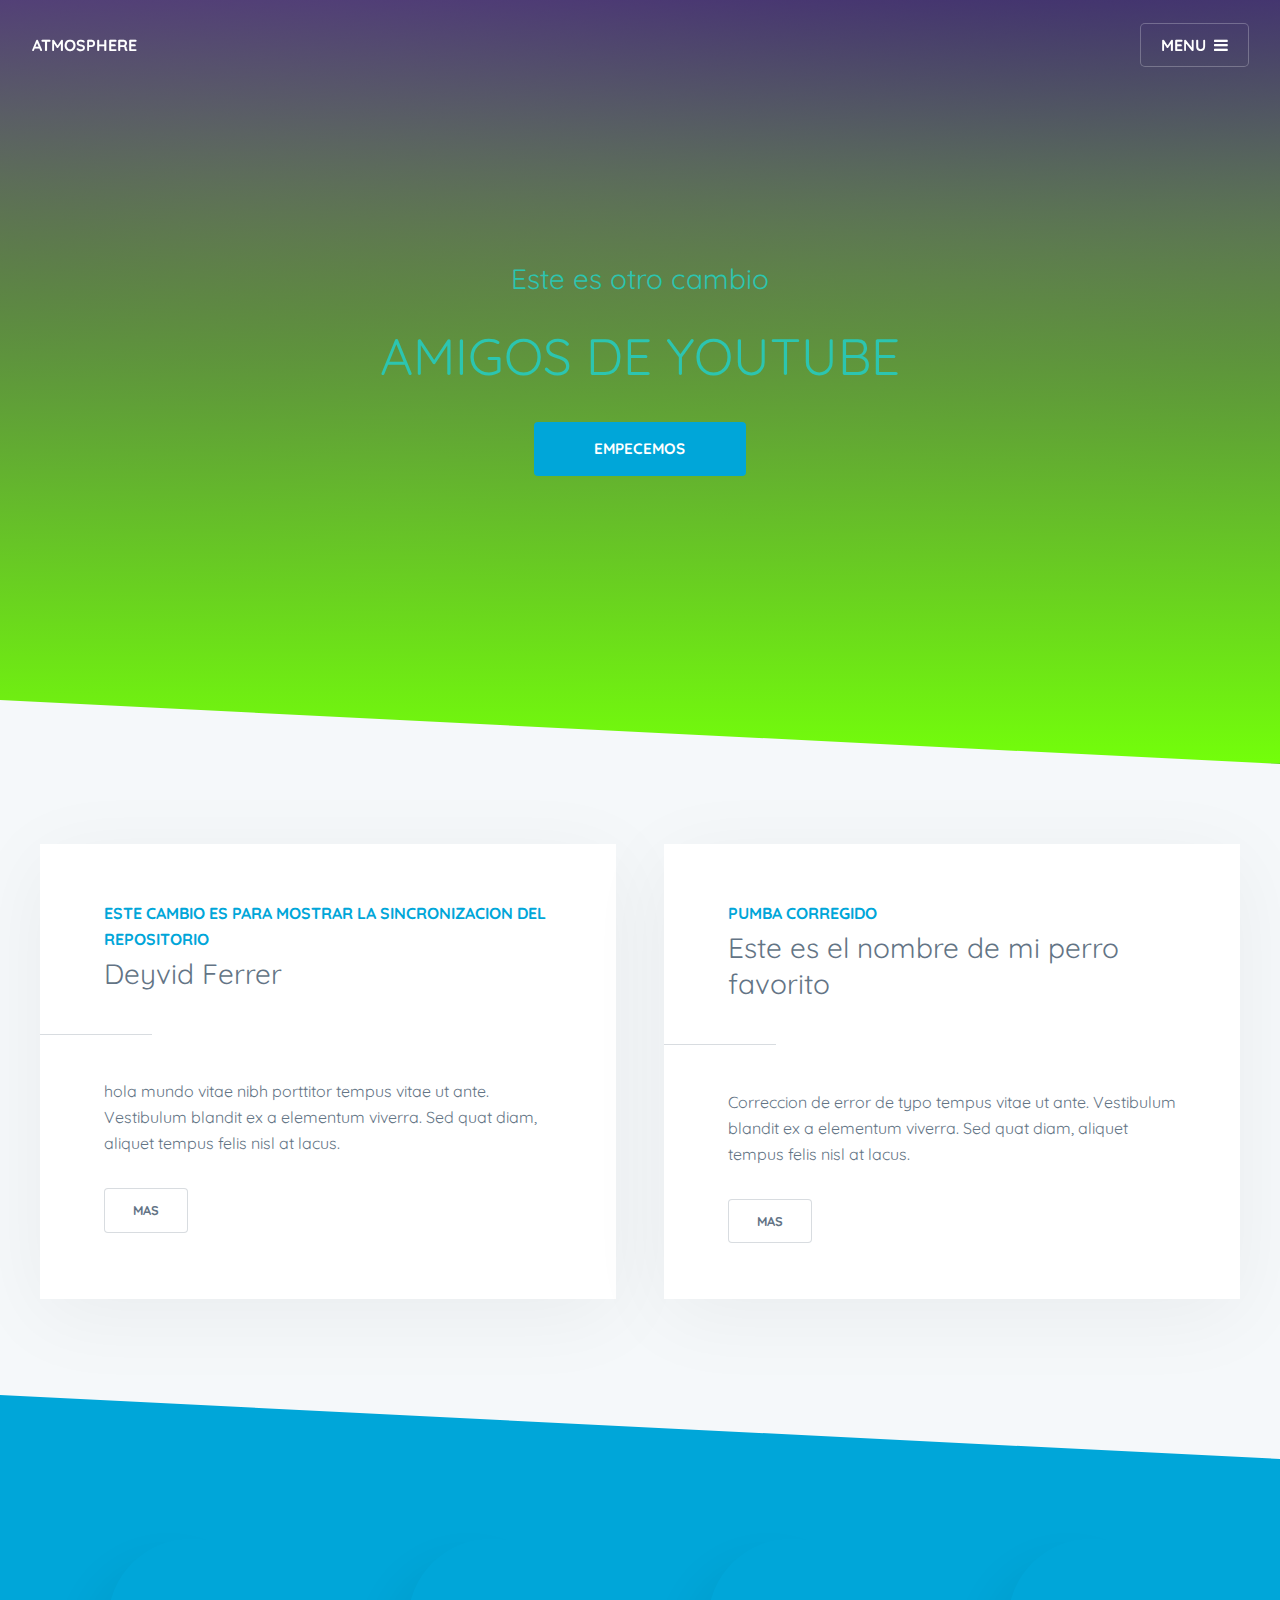
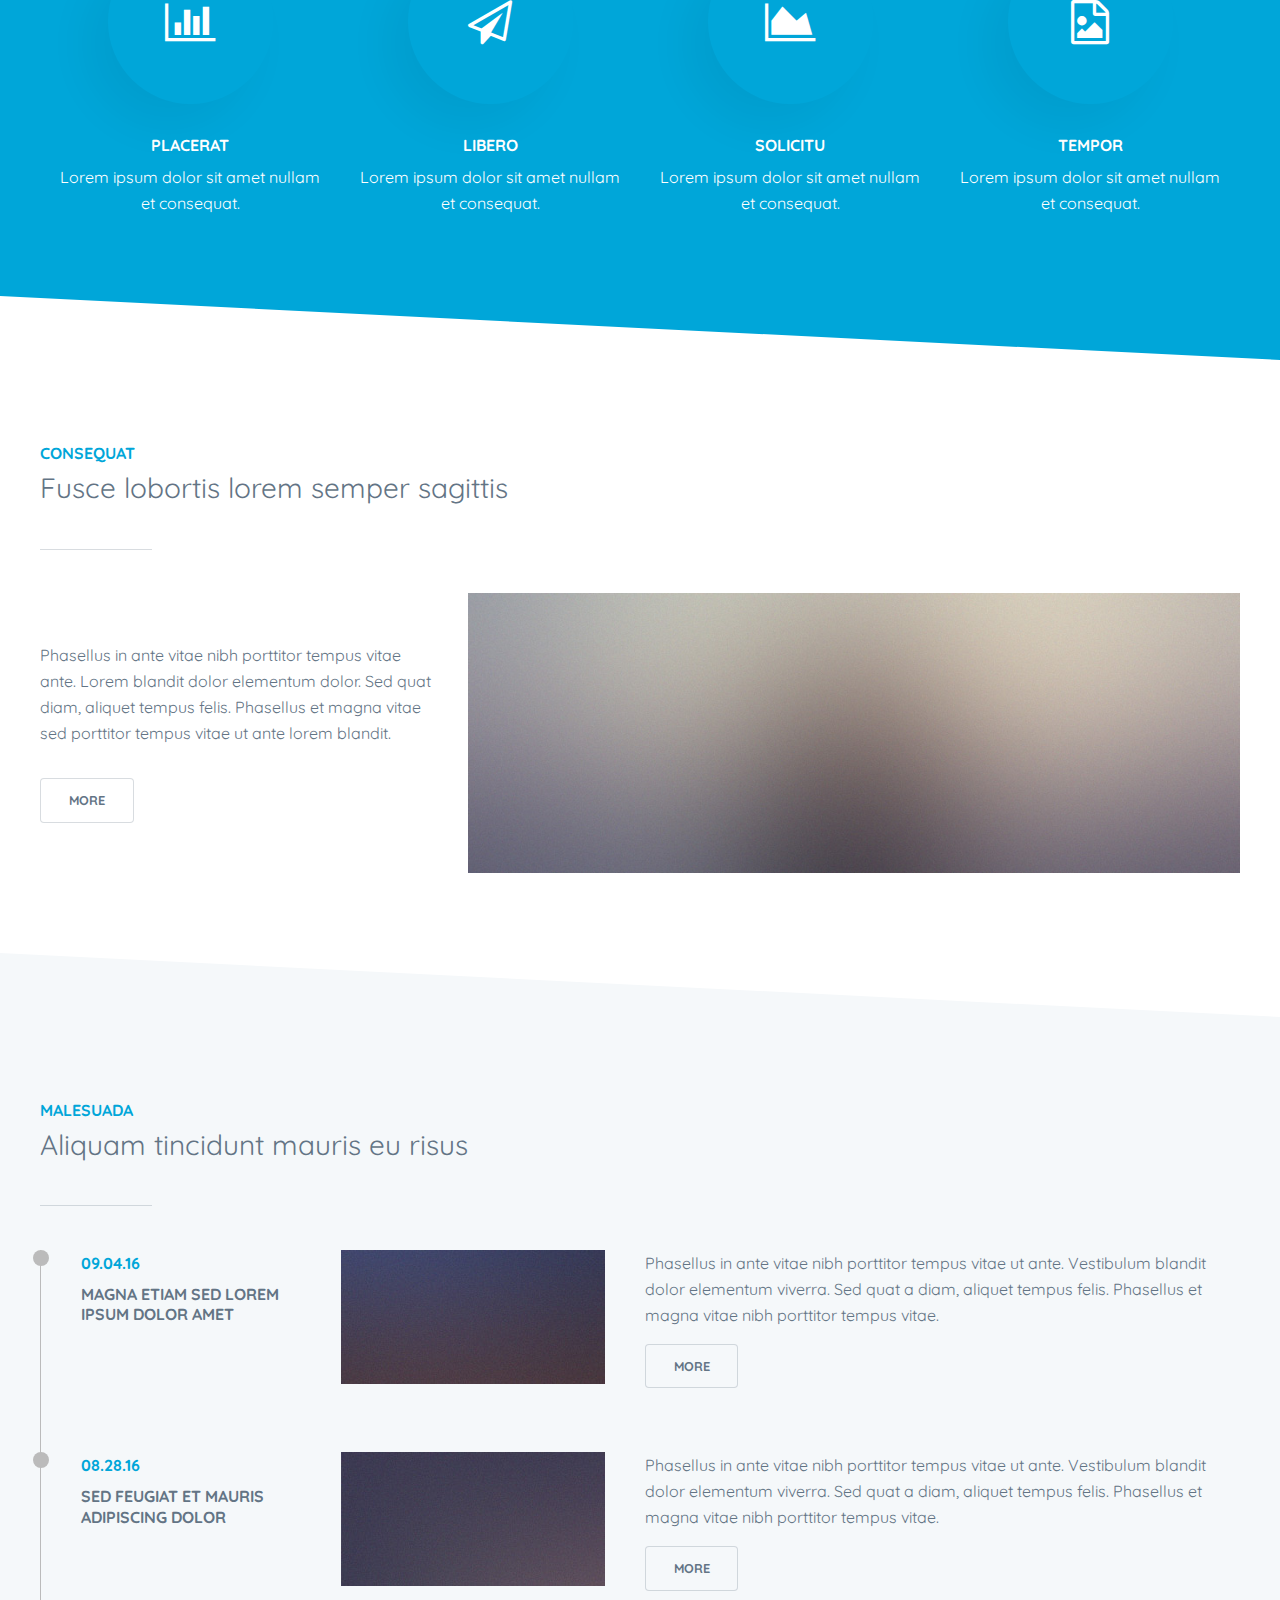
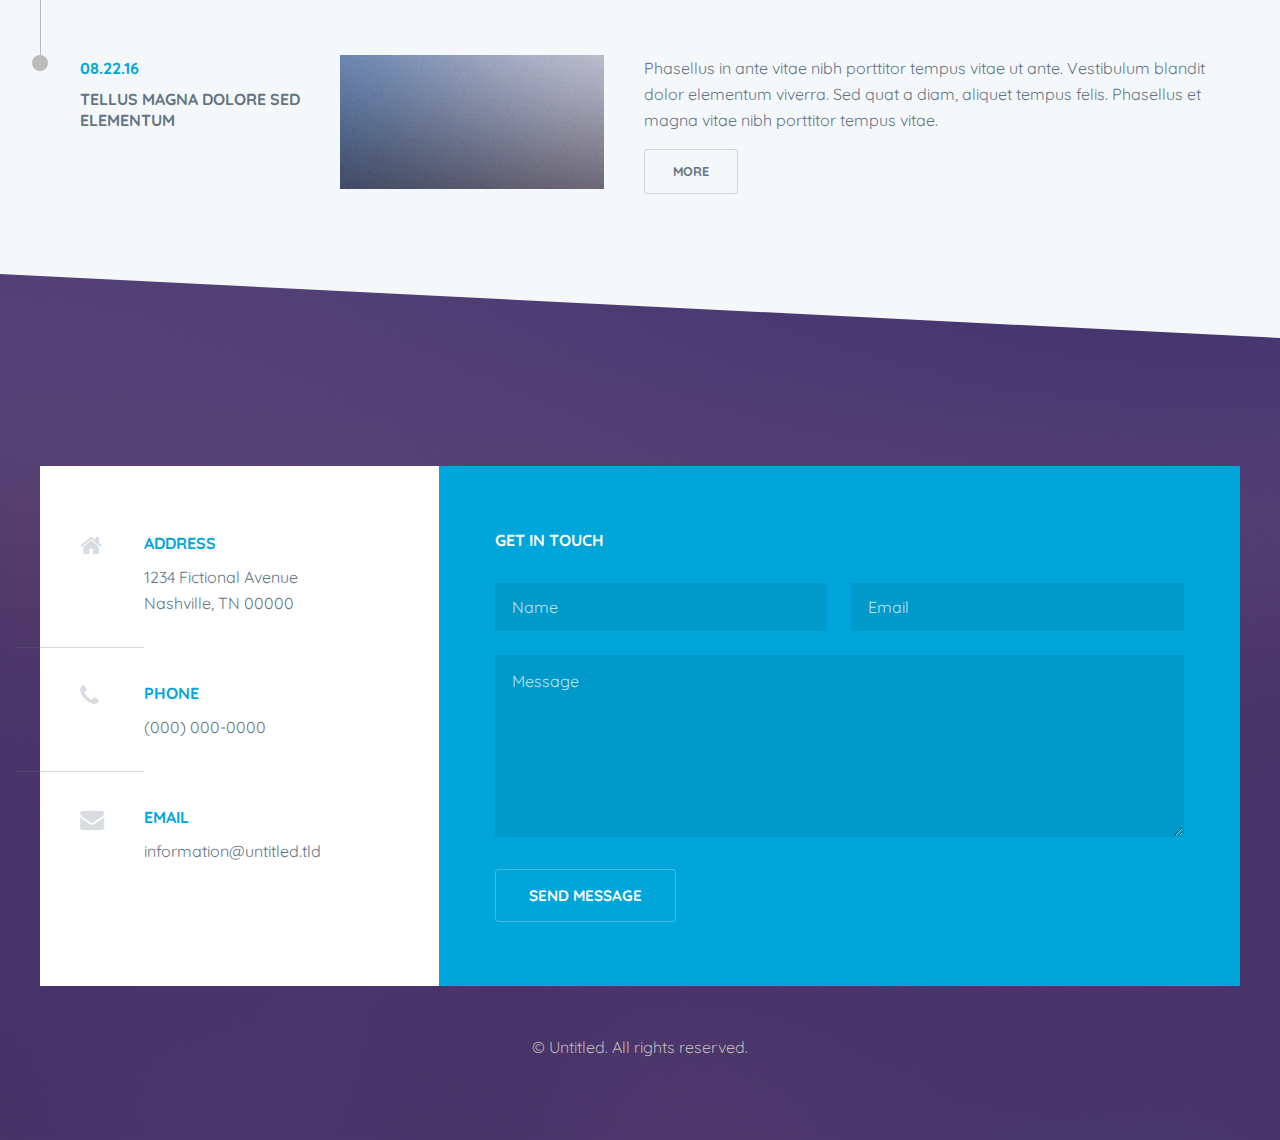
<file: index.html>
<!DOCTYPE HTML>
<!--
	Atmosphere by Pixelarity
	pixelarity.com | hello@pixelarity.com
	License: pixelarity.com/license
-->
<html>
	<head>
		<title>Untitled</title>
		<meta charset="utf-8" />
		<meta name="viewport" content="width=device-width, initial-scale=1, user-scalable=no" />
		<link rel="stylesheet" href="assets/css/main.css" />
	</head>
	<body class="is-preload">

		<!-- Page wrapper -->
			<div id="page-wrapper">

				<!-- Header -->
					<header id="header" class="alt">
						<span class="logo"><a href="index.html">Atmosphere</a> <span></span></span>
						<a href="#menu">Menu</a>
					</header>

				<!-- Nav -->
					<nav id="menu">
						<div class="inner">
							<h2>Menu</h2>
							<ul class="links">
								<li><a href="index.html">Inicio</a></li>
								<li><a href="generic.html">Generico</a></li>
								<li><a href="elements.html">Elementos</a></li>
								<li><a href="#">Iniciar sesion</a></li>
								<li><a href="#">Registrarse</a></li>
							</ul>
							<a class="close">Cerrar</a>
						</div>
					</nav>

				<!-- Banner -->
					<section id="banner" style="background-image: linear-gradient(to top, #73ff0a, rgba(71, 46, 104, 0.9)), url(../../images/banner.jpg);">
						<div class="inner">
							<p  style="color:#2cc5b0;">Este es otro cambio</p>
							<h1 style="color:#2cc5b0;">Amigos de youtube</h1>
							<ul class="actions special">
								<li><a href="#one" class="button large primary scrolly">Empecemos</a></li>
							</ul>
						</div>
					</section>

				<!-- One -->
					<section id="one" class="wrapper style2">
						<div class="inner">
							<section class="spotlights">
								<article>
									<header class="major">
										<p>Este cambio es para mostrar la sincronizacion del repositorio</p>
										<h2>Deyvid Ferrer</h2>
									</header>
									<p>hola mundo vitae nibh porttitor tempus vitae ut ante. Vestibulum blandit ex a elementum viverra. Sed quat diam, aliquet tempus felis nisl at lacus.</p>
									<ul class="actions">
										<li><a href="#" class="button">Mas</a></li>
									</ul>
								</article>
								<article>
									<header class="major">
										<p>Pumba corregido</p>
										<h2>Este es el nombre de mi perro favorito</h2>
									</header>
									<p>Correccion de error de typo tempus vitae ut ante. Vestibulum blandit ex a elementum viverra. Sed quat diam, aliquet tempus felis nisl at lacus.</p>
									<ul class="actions">
										<li><a href="#" class="button">Mas</a></li>
									</ul>
								</article>
							</section>
						</div>
					</section>

				<!-- Two -->
					<section id="two" class="wrapper style1 special">
						<div class="inner">
							<ul class="features">
								<li>
									<span class="icon major fa-bar-chart"></span>
									<h4>Placerat</h4>
									<p>Lorem ipsum dolor sit amet nullam et consequat.</p>
								</li>
								<li>
									<span class="icon major fa-paper-plane-o"></span>
									<h4>Libero</h4>
									<p>Lorem ipsum dolor sit amet nullam et consequat.</p>
								</li>
								<li>
									<span class="icon major fa-area-chart"></span>
									<h4>Solicitu</h4>
									<p>Lorem ipsum dolor sit amet nullam et consequat.</p>
								</li>
								<li>
									<span class="icon major fa-file-image-o"></span>
									<h4>Tempor</h4>
									<p>Lorem ipsum dolor sit amet nullam et consequat.</p>
								</li>
							</ul>
						</div>
					</section>

				<!-- Three -->
					<section id="three" class="wrapper">
						<div class="inner">
							<header class="major alt">
								<p>Consequat</p>
								<h2>Fusce lobortis lorem semper sagittis</h2>
							</header>
							<section class="posts">
								<article>
									<span class="image"><img src="images/pic01.jpg" alt=""></span>
									<div class="content">
										<p>Phasellus in ante vitae nibh porttitor tempus vitae ante. Lorem blandit dolor elementum dolor. Sed quat diam, aliquet tempus felis. Phasellus et magna vitae sed porttitor tempus vitae ut ante lorem blandit.</p>
										<ul class="actions">
											<li><a href="#" class="button">More</a></li>
										</ul>
									</div>
								</article>
							</section>
						</div>
					</section>

				<!-- Four -->
					<section id="four" class="wrapper style2 alt">
						<div class="inner">
							<header class="major">
								<p>Malesuada</p>
								<h2>Aliquam tincidunt mauris eu risus</h2>
							</header>
							<section class="timeline">
								<section>
									<header>
										<p>09.04.16</p>
										<h4>Magna etiam sed lorem ipsum dolor amet</h4>
									</header>
									<span class="image"><img src="images/pic02.jpg" alt=""></span>
									<div class="content">
										<p>Phasellus in ante vitae nibh porttitor tempus vitae ut ante. Vestibulum blandit dolor elementum viverra. Sed quat a diam, aliquet tempus felis. Phasellus et magna vitae nibh porttitor tempus vitae.</p>
										<ul class="actions">
											<li><a href="#" class="button">More</a></li>
										</ul>
									</div>
								</section>
								<section>
									<header>
										<p>08.28.16</p>
										<h4>Sed feugiat et mauris adipiscing dolor</h4>
									</header>
									<span class="image"><img src="images/pic03.jpg" alt=""></span>
									<div class="content">
										<p>Phasellus in ante vitae nibh porttitor tempus vitae ut ante. Vestibulum blandit dolor elementum viverra. Sed quat a diam, aliquet tempus felis. Phasellus et magna vitae nibh porttitor tempus vitae.</p>
										<ul class="actions">
											<li><a href="#" class="button">More</a></li>
										</ul>
									</div>
								</section>
								<section>
									<header>
										<p>08.22.16</p>
										<h4>Tellus magna dolore sed elementum</h4>
									</header>
									<span class="image"><img src="images/pic04.jpg" alt=""></span>
									<div class="content">
										<p>Phasellus in ante vitae nibh porttitor tempus vitae ut ante. Vestibulum blandit dolor elementum viverra. Sed quat a diam, aliquet tempus felis. Phasellus et magna vitae nibh porttitor tempus vitae.</p>
										<ul class="actions">
											<li><a href="#" class="button">More</a></li>
										</ul>
									</div>
								</section>
							</section>
						</div>
					</section>

				<!-- Footer -->
					<footer id="footer">
						<div class="inner">
							<ul class="contact">
								<li class="icon fa-home">
									<strong>Address</strong>
									1234 Fictional Avenue<br>Nashville, TN 00000
								</li>
								<li class="icon fa-phone">
									<strong>Phone</strong>
									(000) 000-0000
								</li>
								<li class="icon fa-envelope">
									<strong>Email</strong>
									information@untitled.tld
								</li>
							</ul>
							<form action="#" method="post">
								<h4>Get in touch</h4>
								<div class="fields">
									<div class="field half">
										<label for="name">Name</label>
										<input name="name" id="name" type="text" placeholder="Name">
									</div>
									<div class="field half">
										<label for="email">Email</label>
										<input name="email" id="email" type="email" placeholder="Email">
									</div>
									<div class="field">
										<label for="message">Message</label>
										<textarea name="message" id="message" rows="6" placeholder="Message"></textarea>
									</div>
								</div>
								<ul class="actions">
									<li><input value="Send Message" class="button large" type="submit"></li>
								</ul>
							</form>
						</div>
						<div class="copyright">
							&copy; Untitled. All rights reserved.
						</div>
					</footer>

			</div>

		<!-- Scripts -->
			<script src="assets/js/jquery.min.js"></script>
			<script src="assets/js/browser.min.js"></script>
			<script src="assets/js/breakpoints.min.js"></script>
			<script src="assets/js/util.js"></script>
			<script src="assets/js/jquery.scrollex.min.js"></script>
			<script src="assets/js/jquery.scrolly.min.js"></script>
			<script src="assets/js/main.js"></script>

	</body>
</html>
</file>
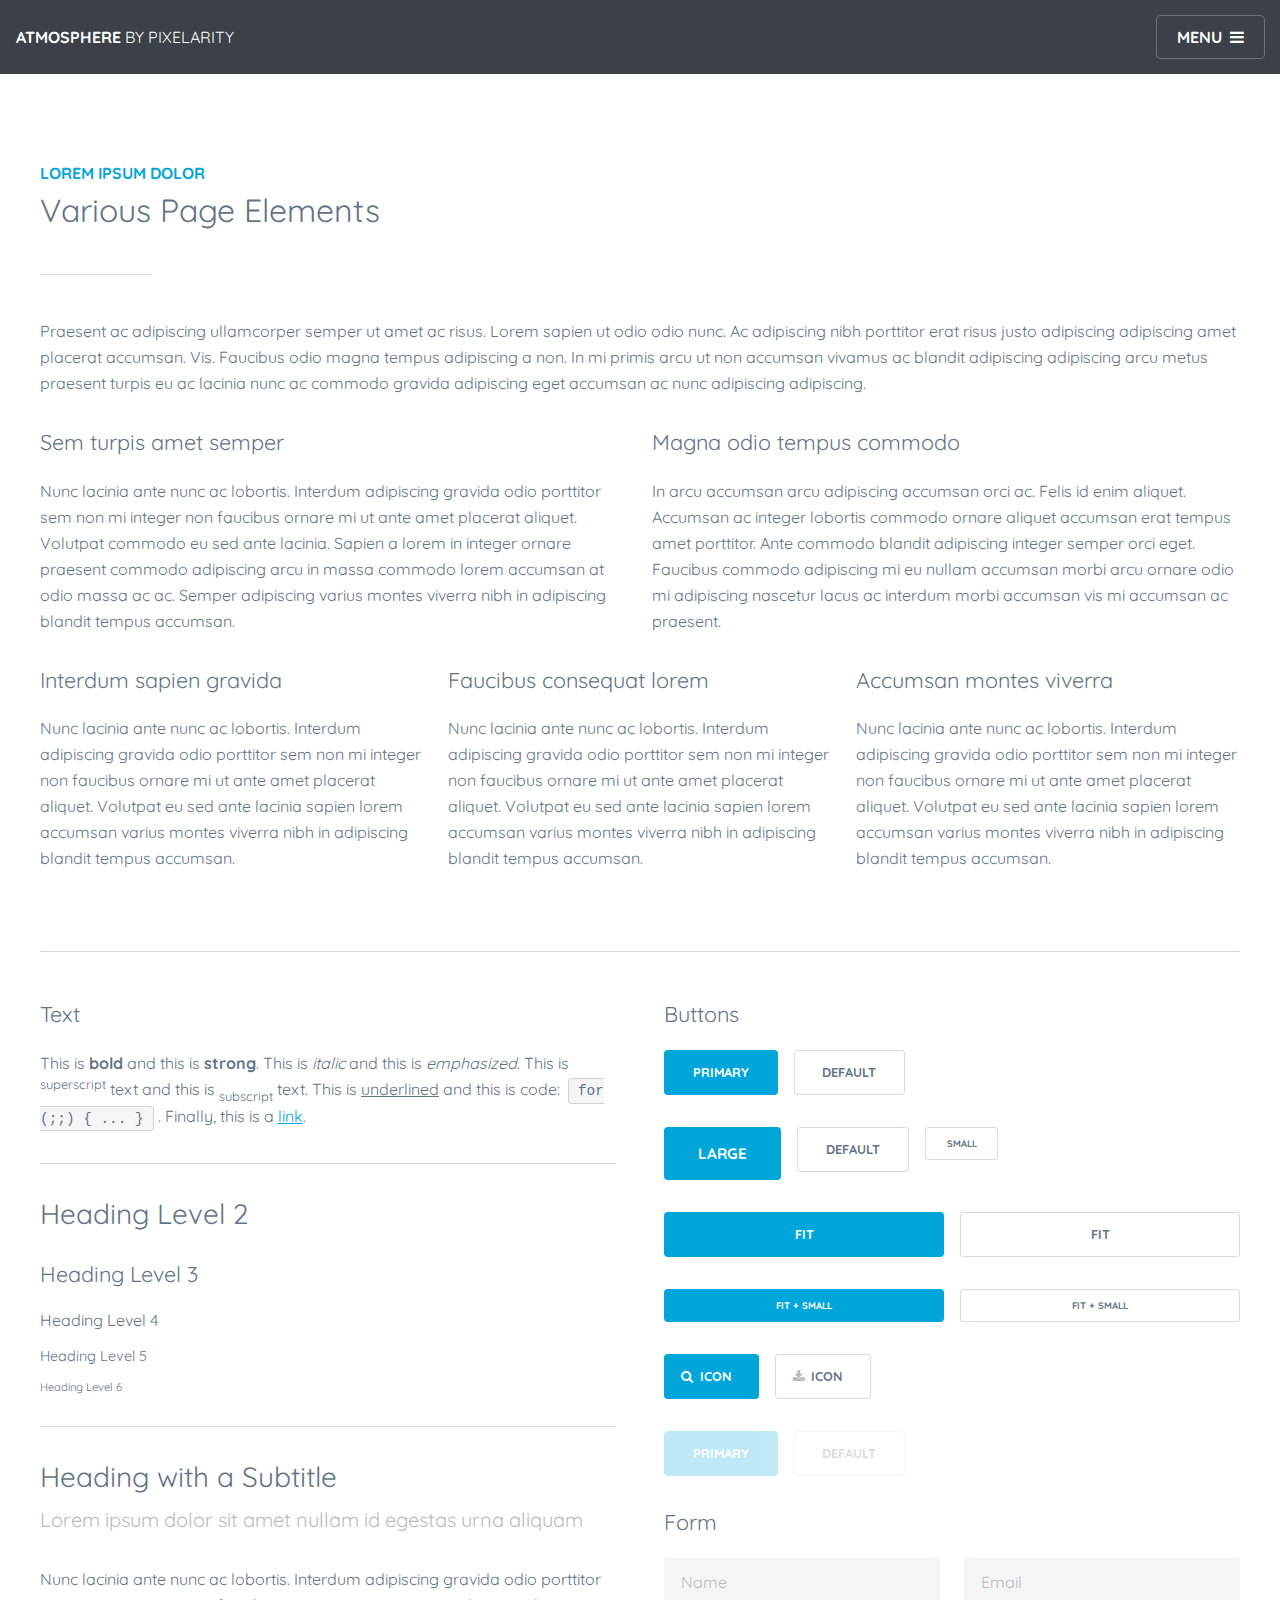
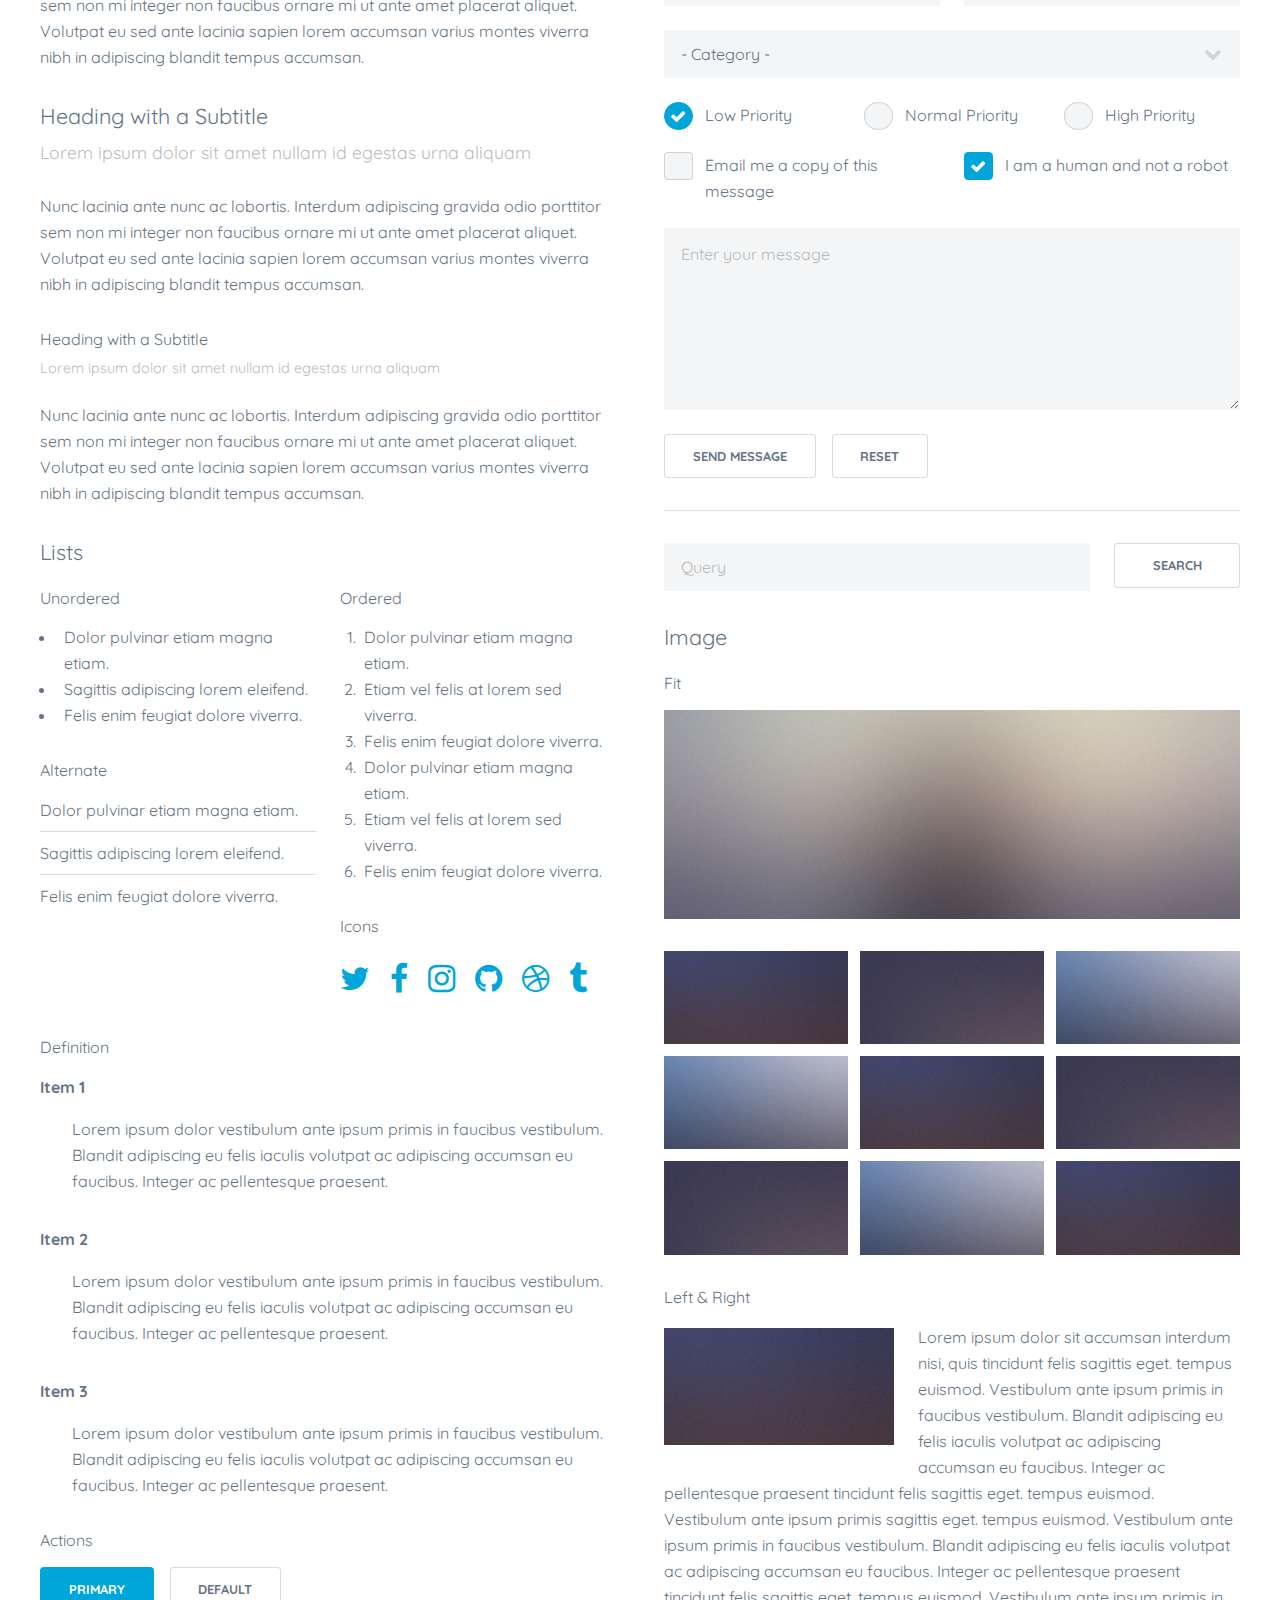
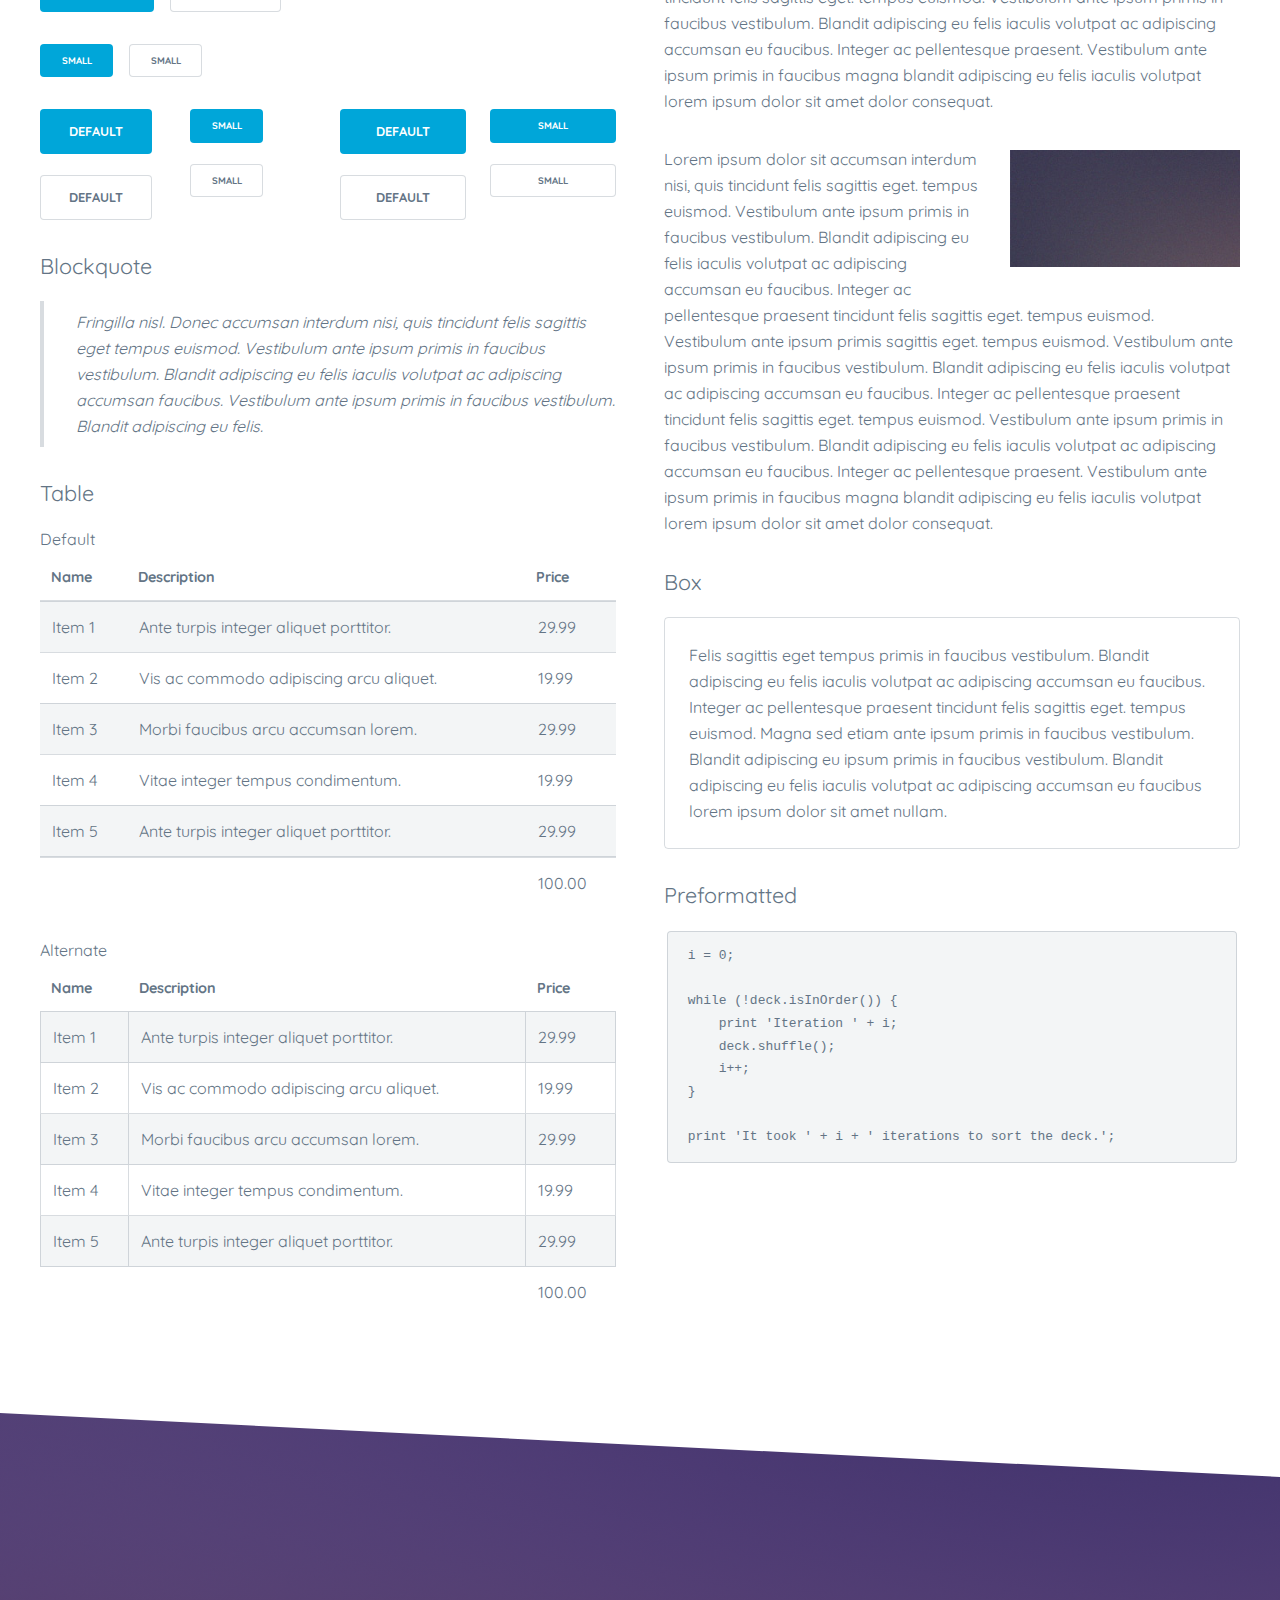
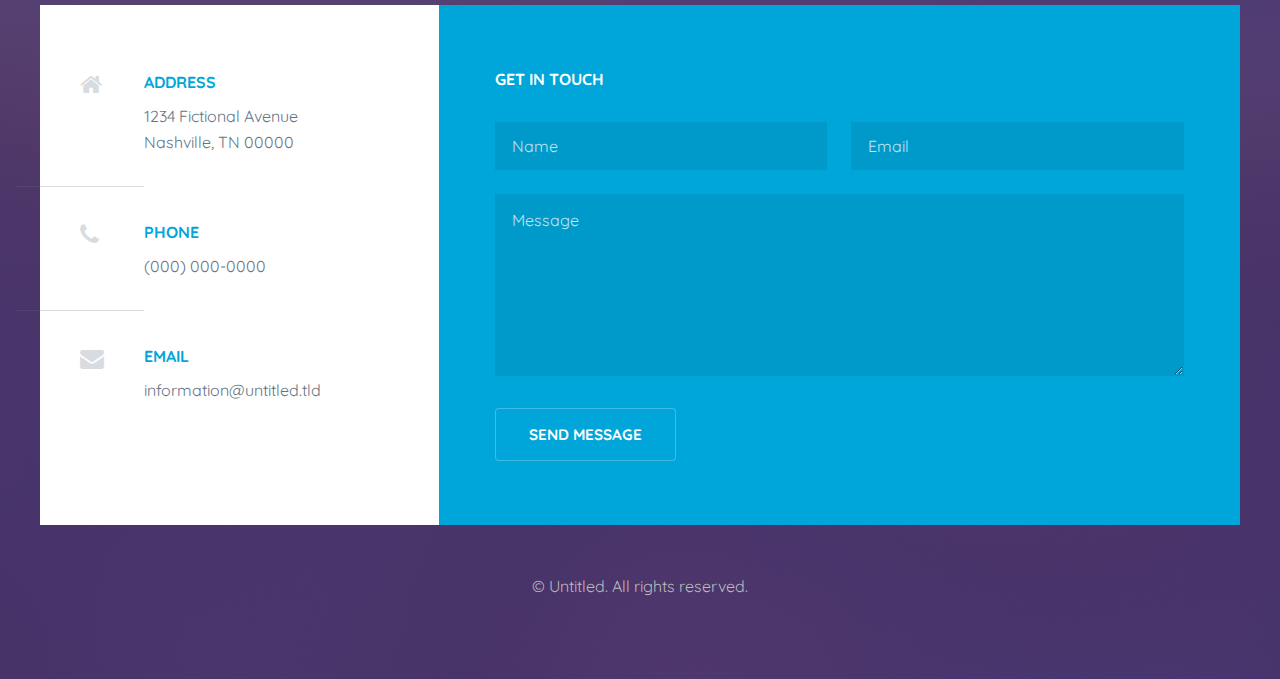
<file: elements.html>
<!DOCTYPE HTML>
<!--
	Atmosphere by Pixelarity
	pixelarity.com | hello@pixelarity.com
	License: pixelarity.com/license
-->
<html>
	<head>
		<title>Untitled</title>
		<meta charset="utf-8" />
		<meta name="viewport" content="width=device-width, initial-scale=1, user-scalable=no" />
		<link rel="stylesheet" href="assets/css/main.css" />
	</head>
	<body class="is-preload">

		<!-- Page wrapper -->
			<div id="page-wrapper">

				<!-- Header -->
					<header id="header">
						<span class="logo"><a href="index.html">Atmosphere</a> <span>by Pixelarity</span></span>
						<a href="#menu">Menu</a>
					</header>

				<!-- Nav -->
					<nav id="menu">
						<div class="inner">
							<h2>Menu</h2>
							<ul class="links">
								<li><a href="index.html">Home</a></li>
								<li><a href="generic.html">Generic</a></li>
								<li><a href="elements.html">Elements</a></li>
								<li><a href="#">Log In</a></li>
								<li><a href="#">Sign Up</a></li>
							</ul>
							<a class="close">Close</a>
						</div>
					</nav>

				<!-- Main -->
					<section id="main" class="wrapper alt">
						<div class="inner">

							<!-- Content -->
								<header class="major">
									<p>Lorem Ipsum Dolor</p>
									<h1>Various Page Elements</h1>
								</header>
								<p>Praesent ac adipiscing ullamcorper semper ut amet ac risus. Lorem sapien ut odio odio nunc. Ac adipiscing nibh porttitor erat risus justo adipiscing adipiscing amet placerat accumsan. Vis. Faucibus odio magna tempus adipiscing a non. In mi primis arcu ut non accumsan vivamus ac blandit adipiscing adipiscing arcu metus praesent turpis eu ac lacinia nunc ac commodo gravida adipiscing eget accumsan ac nunc adipiscing adipiscing.</p>
								<div class="row">
									<div class="col-6 col-12-small">
										<h3>Sem turpis amet semper</h3>
										<p>Nunc lacinia ante nunc ac lobortis. Interdum adipiscing gravida odio porttitor sem non mi integer non faucibus ornare mi ut ante amet placerat aliquet. Volutpat commodo eu sed ante lacinia. Sapien a lorem in integer ornare praesent commodo adipiscing arcu in massa commodo lorem accumsan at odio massa ac ac. Semper adipiscing varius montes viverra nibh in adipiscing blandit tempus accumsan.</p>
									</div>
									<div class="col-6 col-12-small">
										<h3>Magna odio tempus commodo</h3>
										<p>In arcu accumsan arcu adipiscing accumsan orci ac. Felis id enim aliquet. Accumsan ac integer lobortis commodo ornare aliquet accumsan erat tempus amet porttitor. Ante commodo blandit adipiscing integer semper orci eget. Faucibus commodo adipiscing mi eu nullam accumsan morbi arcu ornare odio mi adipiscing nascetur lacus ac interdum morbi accumsan vis mi accumsan ac praesent.</p>
									</div>
									<!-- Break -->
									<div class="col-4 col-12-medium">
										<h3>Interdum sapien gravida</h3>
										<p>Nunc lacinia ante nunc ac lobortis. Interdum adipiscing gravida odio porttitor sem non mi integer non faucibus ornare mi ut ante amet placerat aliquet. Volutpat eu sed ante lacinia sapien lorem accumsan varius montes viverra nibh in adipiscing blandit tempus accumsan.</p>
									</div>
									<div class="col-4 col-12-medium">
										<h3>Faucibus consequat lorem</h3>
										<p>Nunc lacinia ante nunc ac lobortis. Interdum adipiscing gravida odio porttitor sem non mi integer non faucibus ornare mi ut ante amet placerat aliquet. Volutpat eu sed ante lacinia sapien lorem accumsan varius montes viverra nibh in adipiscing blandit tempus accumsan.</p>
									</div>
									<div class="col-4 col-12-medium">
										<h3>Accumsan montes viverra</h3>
										<p>Nunc lacinia ante nunc ac lobortis. Interdum adipiscing gravida odio porttitor sem non mi integer non faucibus ornare mi ut ante amet placerat aliquet. Volutpat eu sed ante lacinia sapien lorem accumsan varius montes viverra nibh in adipiscing blandit tempus accumsan.</p>
									</div>
								</div>

							<hr class="major" />

							<!-- Elements -->
								<div class="row gtr-200">
									<div class="col-6 col-12-medium">

										<!-- Text stuff -->
											<h3>Text</h3>
											<p>This is <b>bold</b> and this is <strong>strong</strong>. This is <i>italic</i> and this is <em>emphasized</em>.
											This is <sup>superscript</sup> text and this is <sub>subscript</sub> text.
											This is <u>underlined</u> and this is code: <code>for (;;) { ... }</code>.
											Finally, this is a <a href="#">link</a>.</p>
											<hr />
											<h2>Heading Level 2</h2>
											<h3>Heading Level 3</h3>
											<h4>Heading Level 4</h4>
											<h5>Heading Level 5</h5>
											<h6>Heading Level 6</h6>
											<hr />
											<header>
												<h2>Heading with a Subtitle</h2>
												<p>Lorem ipsum dolor sit amet nullam id egestas urna aliquam</p>
											</header>
											<p>Nunc lacinia ante nunc ac lobortis. Interdum adipiscing gravida odio porttitor sem non mi integer non faucibus ornare mi ut ante amet placerat aliquet. Volutpat eu sed ante lacinia sapien lorem accumsan varius montes viverra nibh in adipiscing blandit tempus accumsan.</p>
											<header>
												<h3>Heading with a Subtitle</h3>
												<p>Lorem ipsum dolor sit amet nullam id egestas urna aliquam</p>
											</header>
											<p>Nunc lacinia ante nunc ac lobortis. Interdum adipiscing gravida odio porttitor sem non mi integer non faucibus ornare mi ut ante amet placerat aliquet. Volutpat eu sed ante lacinia sapien lorem accumsan varius montes viverra nibh in adipiscing blandit tempus accumsan.</p>
											<header>
												<h4>Heading with a Subtitle</h4>
												<p>Lorem ipsum dolor sit amet nullam id egestas urna aliquam</p>
											</header>
											<p>Nunc lacinia ante nunc ac lobortis. Interdum adipiscing gravida odio porttitor sem non mi integer non faucibus ornare mi ut ante amet placerat aliquet. Volutpat eu sed ante lacinia sapien lorem accumsan varius montes viverra nibh in adipiscing blandit tempus accumsan.</p>

										<!-- Lists -->
											<h3>Lists</h3>
											<div class="row">
												<div class="col-6 col-12-small">

													<h4>Unordered</h4>
													<ul>
														<li>Dolor pulvinar etiam magna etiam.</li>
														<li>Sagittis adipiscing lorem eleifend.</li>
														<li>Felis enim feugiat dolore viverra.</li>
													</ul>

													<h4>Alternate</h4>
													<ul class="alt">
														<li>Dolor pulvinar etiam magna etiam.</li>
														<li>Sagittis adipiscing lorem eleifend.</li>
														<li>Felis enim feugiat dolore viverra.</li>
													</ul>

												</div>
												<div class="col-6 col-12-small">

													<h4>Ordered</h4>
													<ol>
														<li>Dolor pulvinar etiam magna etiam.</li>
														<li>Etiam vel felis at lorem sed viverra.</li>
														<li>Felis enim feugiat dolore viverra.</li>
														<li>Dolor pulvinar etiam magna etiam.</li>
														<li>Etiam vel felis at lorem sed viverra.</li>
														<li>Felis enim feugiat dolore viverra.</li>
													</ol>

													<h4>Icons</h4>
													<ul class="icons">
														<li><a href="#" class="icon fa-twitter"><span class="label">Twitter</span></a></li>
														<li><a href="#" class="icon fa-facebook"><span class="label">Facebook</span></a></li>
														<li><a href="#" class="icon fa-instagram"><span class="label">Instagram</span></a></li>
														<li><a href="#" class="icon fa-github"><span class="label">Github</span></a></li>
														<li><a href="#" class="icon fa-dribbble"><span class="label">Dribbble</span></a></li>
														<li><a href="#" class="icon fa-tumblr"><span class="label">Tumblr</span></a></li>
													</ul>

												</div>
											</div>
											<h4>Definition</h4>
											<dl>
												<dt>Item 1</dt>
												<dd>
													<p>Lorem ipsum dolor vestibulum ante ipsum primis in faucibus vestibulum. Blandit adipiscing eu felis iaculis volutpat ac adipiscing accumsan eu faucibus. Integer ac pellentesque praesent.</p>
												</dd>
												<dt>Item 2</dt>
												<dd>
													<p>Lorem ipsum dolor vestibulum ante ipsum primis in faucibus vestibulum. Blandit adipiscing eu felis iaculis volutpat ac adipiscing accumsan eu faucibus. Integer ac pellentesque praesent.</p>
												</dd>
												<dt>Item 3</dt>
												<dd>
													<p>Lorem ipsum dolor vestibulum ante ipsum primis in faucibus vestibulum. Blandit adipiscing eu felis iaculis volutpat ac adipiscing accumsan eu faucibus. Integer ac pellentesque praesent.</p>
												</dd>
											</dl>

											<h4>Actions</h4>
											<ul class="actions">
												<li><a href="#" class="button primary">Primary</a></li>
												<li><a href="#" class="button">Default</a></li>
											</ul>
											<ul class="actions small">
												<li><a href="#" class="button primary small">Small</a></li>
												<li><a href="#" class="button small">Small</a></li>
											</ul>
											<div class="row">
												<div class="col-3 col-12-small">
													<ul class="actions stacked">
														<li><a href="#" class="button primary">Default</a></li>
														<li><a href="#" class="button">Default</a></li>
													</ul>
												</div>
												<div class="col-3 col-12-small">
													<ul class="actions stacked">
														<li><a href="#" class="button primary small">Small</a></li>
														<li><a href="#" class="button small">Small</a></li>
													</ul>
												</div>
												<div class="col-3 col-12-small">
													<ul class="actions stacked">
														<li><a href="#" class="button primary fit">Default</a></li>
														<li><a href="#" class="button fit">Default</a></li>
													</ul>
												</div>
												<div class="col-3 col-12-small">
													<ul class="actions stacked">
														<li><a href="#" class="button primary small fit">Small</a></li>
														<li><a href="#" class="button small fit">Small</a></li>
													</ul>
												</div>
											</div>

										<!-- Blockquote -->
											<h3>Blockquote</h3>
											<blockquote>Fringilla nisl. Donec accumsan interdum nisi, quis tincidunt felis sagittis eget tempus euismod. Vestibulum ante ipsum primis in faucibus vestibulum. Blandit adipiscing eu felis iaculis volutpat ac adipiscing accumsan faucibus. Vestibulum ante ipsum primis in faucibus vestibulum. Blandit adipiscing eu felis.</blockquote>

										<!-- Table -->
											<h3>Table</h3>

											<h4>Default</h4>
											<div class="table-wrapper">
												<table>
													<thead>
														<tr>
															<th>Name</th>
															<th>Description</th>
															<th>Price</th>
														</tr>
													</thead>
													<tbody>
														<tr>
															<td>Item 1</td>
															<td>Ante turpis integer aliquet porttitor.</td>
															<td>29.99</td>
														</tr>
														<tr>
															<td>Item 2</td>
															<td>Vis ac commodo adipiscing arcu aliquet.</td>
															<td>19.99</td>
														</tr>
														<tr>
															<td>Item 3</td>
															<td> Morbi faucibus arcu accumsan lorem.</td>
															<td>29.99</td>
														</tr>
														<tr>
															<td>Item 4</td>
															<td>Vitae integer tempus condimentum.</td>
															<td>19.99</td>
														</tr>
														<tr>
															<td>Item 5</td>
															<td>Ante turpis integer aliquet porttitor.</td>
															<td>29.99</td>
														</tr>
													</tbody>
													<tfoot>
														<tr>
															<td colspan="2"></td>
															<td>100.00</td>
														</tr>
													</tfoot>
												</table>
											</div>

											<h4>Alternate</h4>
											<div class="table-wrapper">
												<table class="alt">
													<thead>
														<tr>
															<th>Name</th>
															<th>Description</th>
															<th>Price</th>
														</tr>
													</thead>
													<tbody>
														<tr>
															<td>Item 1</td>
															<td>Ante turpis integer aliquet porttitor.</td>
															<td>29.99</td>
														</tr>
														<tr>
															<td>Item 2</td>
															<td>Vis ac commodo adipiscing arcu aliquet.</td>
															<td>19.99</td>
														</tr>
														<tr>
															<td>Item 3</td>
															<td> Morbi faucibus arcu accumsan lorem.</td>
															<td>29.99</td>
														</tr>
														<tr>
															<td>Item 4</td>
															<td>Vitae integer tempus condimentum.</td>
															<td>19.99</td>
														</tr>
														<tr>
															<td>Item 5</td>
															<td>Ante turpis integer aliquet porttitor.</td>
															<td>29.99</td>
														</tr>
													</tbody>
													<tfoot>
														<tr>
															<td colspan="2"></td>
															<td>100.00</td>
														</tr>
													</tfoot>
												</table>
											</div>

									</div>
									<div class="col-6 col-12-medium">

										<!-- Buttons -->
											<h3>Buttons</h3>
											<ul class="actions">
												<li><a href="#" class="button primary">Primary</a></li>
												<li><a href="#" class="button">Default</a></li>
											</ul>
											<ul class="actions">
												<li><a href="#" class="button primary large">Large</a></li>
												<li><a href="#" class="button">Default</a></li>
												<li><a href="#" class="button small">Small</a></li>
											</ul>
											<ul class="actions fit">
												<li><a href="#" class="button primary fit">Fit</a></li>
												<li><a href="#" class="button fit">Fit</a></li>
											</ul>
											<ul class="actions fit small">
												<li><a href="#" class="button primary fit small">Fit + Small</a></li>
												<li><a href="#" class="button fit small">Fit + Small</a></li>
											</ul>
											<ul class="actions">
												<li><a href="#" class="button primary icon fa-search">Icon</a></li>
												<li><a href="#" class="button icon fa-download">Icon</a></li>
											</ul>
											<ul class="actions">
												<li><span class="button primary disabled">Primary</span></li>
												<li><span class="button disabled">Default</span></li>
											</ul>

										<!-- Form -->
											<h3>Form</h3>

											<form method="post" action="#">
												<div class="row gtr-uniform">
													<div class="col-6 col-12-xsmall">
														<input type="text" name="demo-name" id="demo-name" value="" placeholder="Name" />
													</div>
													<div class="col-6 col-12-xsmall">
														<input type="email" name="demo-email" id="demo-email" value="" placeholder="Email" />
													</div>
													<!-- Break -->
													<div class="col-12">
														<select name="demo-category" id="demo-category">
															<option value="">- Category -</option>
															<option value="1">Manufacturing</option>
															<option value="1">Shipping</option>
															<option value="1">Administration</option>
															<option value="1">Human Resources</option>
														</select>
													</div>
													<!-- Break -->
													<div class="col-4 col-12-small">
														<input type="radio" id="demo-priority-low" name="demo-priority" checked>
														<label for="demo-priority-low">Low Priority</label>
													</div>
													<div class="col-4 col-12-small">
														<input type="radio" id="demo-priority-normal" name="demo-priority">
														<label for="demo-priority-normal">Normal Priority</label>
													</div>
													<div class="col-4 col-12-small">
														<input type="radio" id="demo-priority-high" name="demo-priority">
														<label for="demo-priority-high">High Priority</label>
													</div>
													<!-- Break -->
													<div class="col-6 col-12-small">
														<input type="checkbox" id="demo-copy" name="demo-copy">
														<label for="demo-copy">Email me a copy of this message</label>
													</div>
													<div class="col-6 col-12-small">
														<input type="checkbox" id="demo-human" name="demo-human" checked>
														<label for="demo-human">I am a human and not a robot</label>
													</div>
													<!-- Break -->
													<div class="col-12">
														<textarea name="demo-message" id="demo-message" placeholder="Enter your message" rows="6"></textarea>
													</div>
													<!-- Break -->
													<div class="col-12">
														<ul class="actions">
															<li><input type="submit" value="Send Message" /></li>
															<li><input type="reset" value="Reset" class="alt" /></li>
														</ul>
													</div>
												</div>
											</form>

											<hr />

											<form method="post" action="#">
												<div class="row gtr-uniform">
													<div class="col-9 col-12-small">
														<input type="text" name="query" id="query" value="" placeholder="Query" />
													</div>
													<div class="col-3 col-12-small">
														<input type="submit" value="Search" class="fit" />
													</div>
												</div>
											</form>

										<!-- Image -->
											<h3>Image</h3>

											<h4>Fit</h4>
											<span class="image fit"><img src="images/pic01.jpg" alt="" /></span>
											<div class="box alt">
												<div class="row gtr-50 gtr-uniform">
													<div class="col-4"><span class="image fit"><img src="images/pic02.jpg" alt="" /></span></div>
													<div class="col-4"><span class="image fit"><img src="images/pic03.jpg" alt="" /></span></div>
													<div class="col-4"><span class="image fit"><img src="images/pic04.jpg" alt="" /></span></div>
													<!-- Break -->
													<div class="col-4"><span class="image fit"><img src="images/pic04.jpg" alt="" /></span></div>
													<div class="col-4"><span class="image fit"><img src="images/pic02.jpg" alt="" /></span></div>
													<div class="col-4"><span class="image fit"><img src="images/pic03.jpg" alt="" /></span></div>
													<!-- Break -->
													<div class="col-4"><span class="image fit"><img src="images/pic03.jpg" alt="" /></span></div>
													<div class="col-4"><span class="image fit"><img src="images/pic04.jpg" alt="" /></span></div>
													<div class="col-4"><span class="image fit"><img src="images/pic02.jpg" alt="" /></span></div>
												</div>
											</div>

											<h4>Left &amp; Right</h4>
											<p><span class="image left"><img src="images/pic02.jpg" alt="" /></span>Lorem ipsum dolor sit accumsan interdum nisi, quis tincidunt felis sagittis eget. tempus euismod. Vestibulum ante ipsum primis in faucibus vestibulum. Blandit adipiscing eu felis iaculis volutpat ac adipiscing accumsan eu faucibus. Integer ac pellentesque praesent tincidunt felis sagittis eget. tempus euismod. Vestibulum ante ipsum primis sagittis eget. tempus euismod. Vestibulum ante ipsum primis in faucibus vestibulum. Blandit adipiscing eu felis iaculis volutpat ac adipiscing accumsan eu faucibus. Integer ac pellentesque praesent tincidunt felis sagittis eget. tempus euismod. Vestibulum ante ipsum primis in faucibus vestibulum. Blandit adipiscing eu felis iaculis volutpat ac adipiscing accumsan eu faucibus. Integer ac pellentesque praesent. Vestibulum ante ipsum primis in faucibus magna blandit adipiscing eu felis iaculis volutpat lorem ipsum dolor sit amet dolor consequat.</p>
											<p><span class="image right"><img src="images/pic03.jpg" alt="" /></span>Lorem ipsum dolor sit accumsan interdum nisi, quis tincidunt felis sagittis eget. tempus euismod. Vestibulum ante ipsum primis in faucibus vestibulum. Blandit adipiscing eu felis iaculis volutpat ac adipiscing accumsan eu faucibus. Integer ac pellentesque praesent tincidunt felis sagittis eget. tempus euismod. Vestibulum ante ipsum primis sagittis eget. tempus euismod. Vestibulum ante ipsum primis in faucibus vestibulum. Blandit adipiscing eu felis iaculis volutpat ac adipiscing accumsan eu faucibus. Integer ac pellentesque praesent tincidunt felis sagittis eget. tempus euismod. Vestibulum ante ipsum primis in faucibus vestibulum. Blandit adipiscing eu felis iaculis volutpat ac adipiscing accumsan eu faucibus. Integer ac pellentesque praesent. Vestibulum ante ipsum primis in faucibus magna blandit adipiscing eu felis iaculis volutpat lorem ipsum dolor sit amet dolor consequat.</p>

										<!-- Box -->
											<h3>Box</h3>
											<div class="box">
												<p>Felis sagittis eget tempus primis in faucibus vestibulum. Blandit adipiscing eu felis iaculis volutpat ac adipiscing accumsan eu faucibus. Integer ac pellentesque praesent tincidunt felis sagittis eget. tempus euismod. Magna sed etiam ante ipsum primis in faucibus vestibulum. Blandit adipiscing eu ipsum primis in faucibus vestibulum. Blandit adipiscing eu felis iaculis volutpat ac adipiscing accumsan eu faucibus lorem ipsum dolor sit amet nullam.</p>
											</div>

										<!-- Preformatted Code -->
											<h3>Preformatted</h3>
											<pre><code>i = 0;

while (!deck.isInOrder()) {
    print 'Iteration ' + i;
    deck.shuffle();
    i++;
}

print 'It took ' + i + ' iterations to sort the deck.';
</code></pre>

									</div>
								</div>

						</div>
					</section>

				<!-- Footer -->
					<footer id="footer">
						<div class="inner">
							<ul class="contact">
								<li class="icon fa-home">
									<strong>Address</strong>
									1234 Fictional Avenue<br>Nashville, TN 00000
								</li>
								<li class="icon fa-phone">
									<strong>Phone</strong>
									(000) 000-0000
								</li>
								<li class="icon fa-envelope">
									<strong>Email</strong>
									information@untitled.tld
								</li>
							</ul>
							<form action="#" method="post">
								<h4>Get in touch</h4>
								<div class="fields">
									<div class="field half">
										<label for="name">Name</label>
										<input name="name" id="name" type="text" placeholder="Name">
									</div>
									<div class="field half">
										<label for="email">Email</label>
										<input name="email" id="email" type="email" placeholder="Email">
									</div>
									<div class="field">
										<label for="message">Message</label>
										<textarea name="message" id="message" rows="6" placeholder="Message"></textarea>
									</div>
								</div>
								<ul class="actions">
									<li><input value="Send Message" class="button large" type="submit"></li>
								</ul>
							</form>
						</div>
						<div class="copyright">
							&copy; Untitled. All rights reserved.
						</div>
					</footer>

			</div>

		<!-- Scripts -->
			<script src="assets/js/jquery.min.js"></script>
			<script src="assets/js/browser.min.js"></script>
			<script src="assets/js/breakpoints.min.js"></script>
			<script src="assets/js/util.js"></script>
			<script src="assets/js/jquery.scrollex.min.js"></script>
			<script src="assets/js/jquery.scrolly.min.js"></script>
			<script src="assets/js/main.js"></script>

	</body>
</html>
</file>
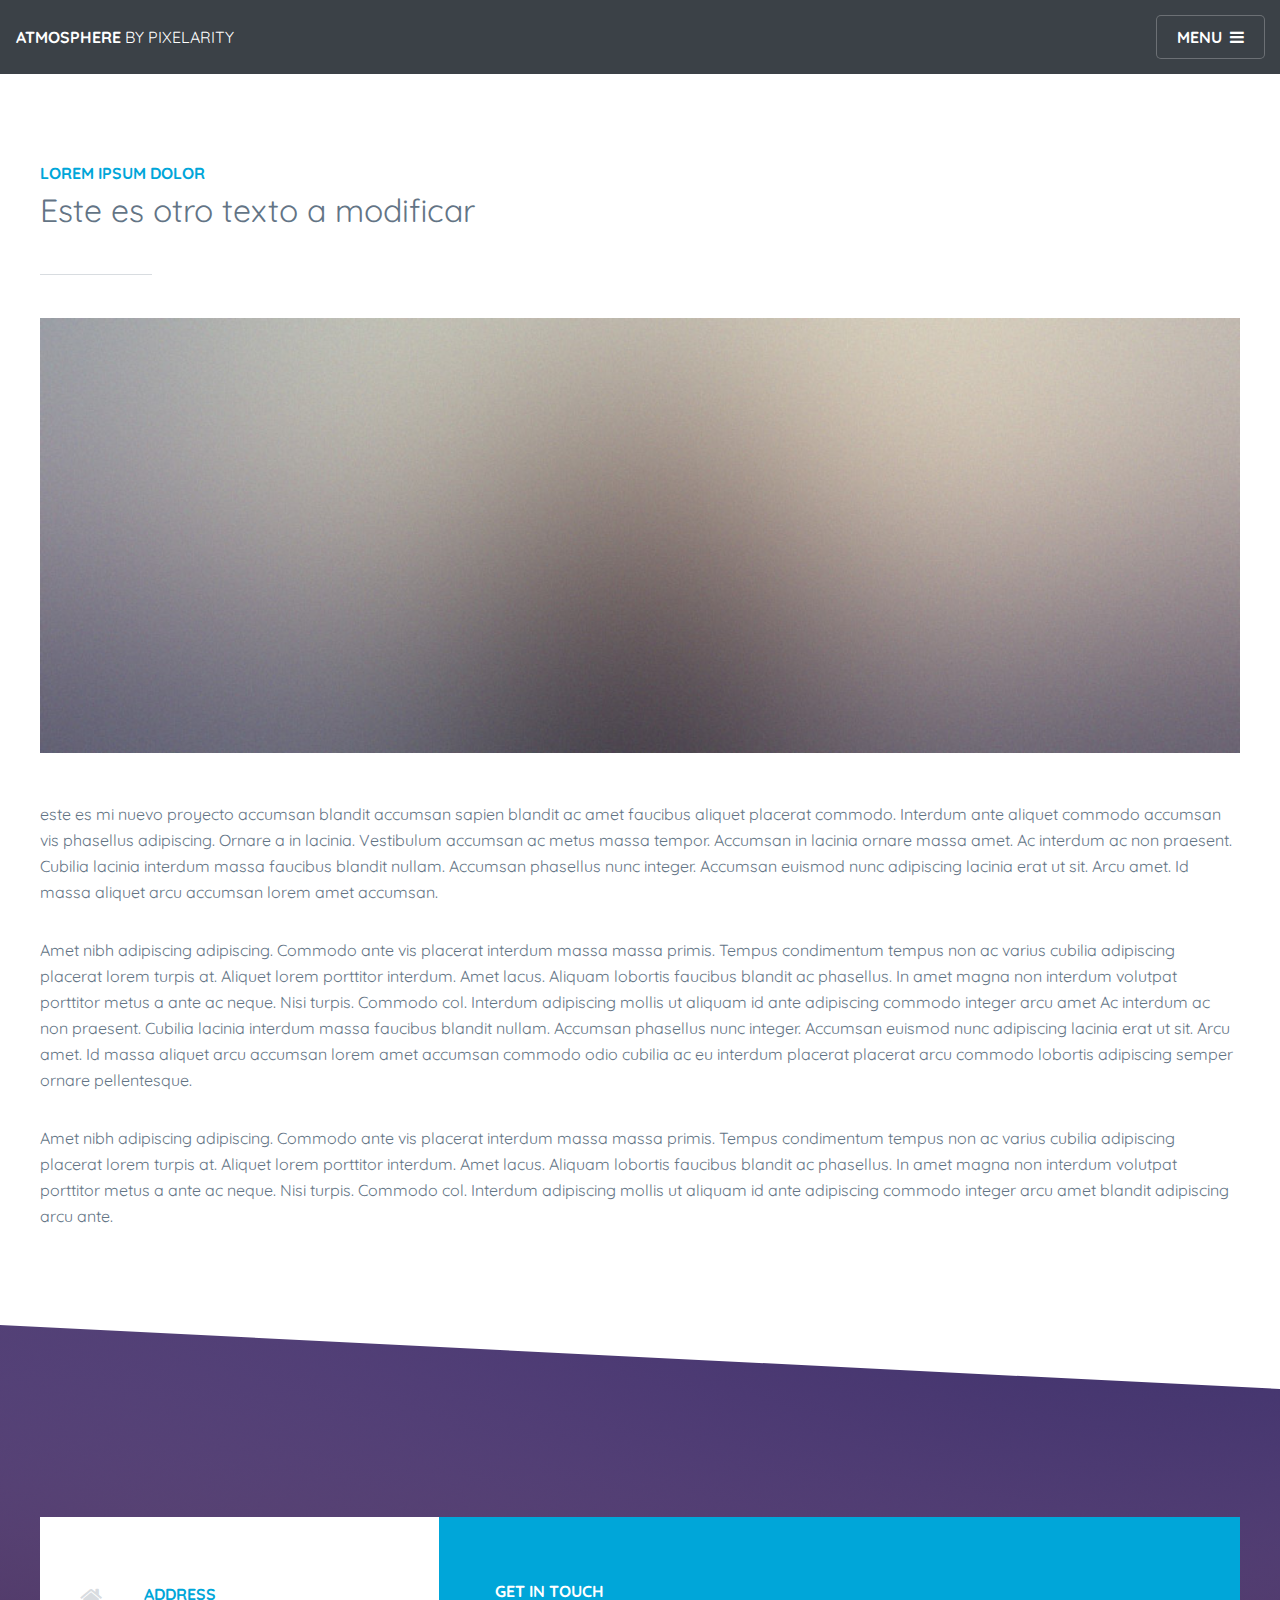
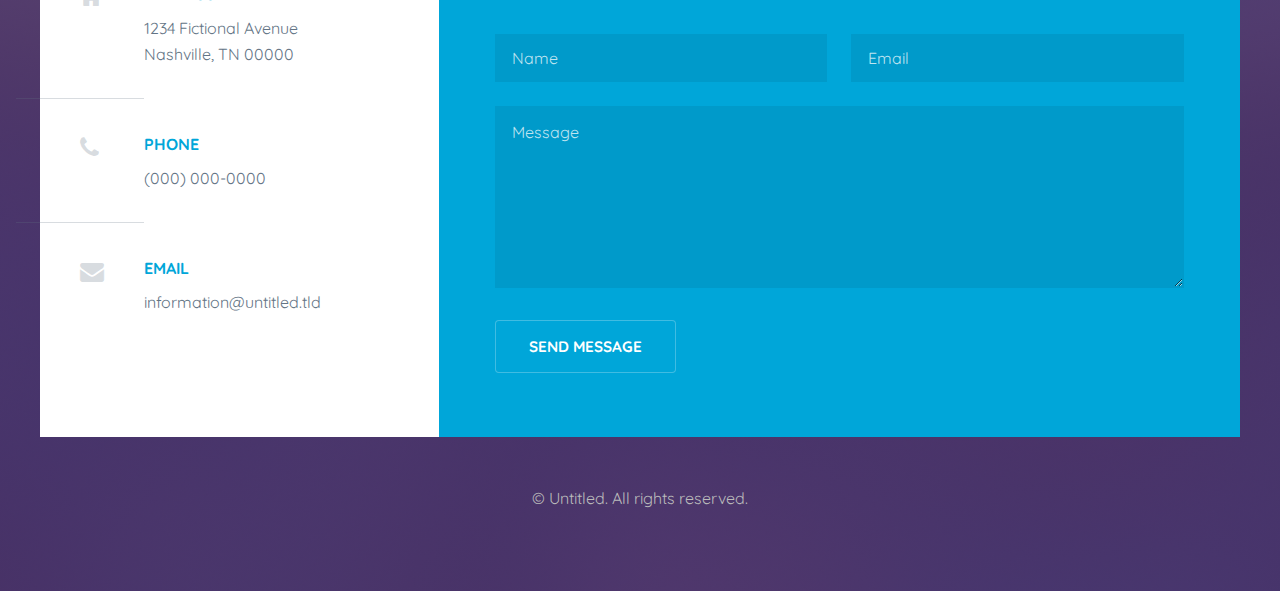
<file: generic.html>
<!DOCTYPE HTML>
<!--
	Atmosphere by Pixelarity
	pixelarity.com | hello@pixelarity.com
	License: pixelarity.com/license
-->
<html>
	<head>
		<title>Untitled</title>
		<meta charset="utf-8" />
		<meta name="viewport" content="width=device-width, initial-scale=1, user-scalable=no" />
		<link rel="stylesheet" href="assets/css/main.css" />
	</head>
	<body class="is-preload">

		<!-- Page wrapper -->
			<div id="page-wrapper">

				<!-- Header -->
					<header id="header">
						<span class="logo"><a href="index.html">Atmosphere</a> <span>by Pixelarity</span></span>
						<a href="#menu">Menu</a>
					</header>

				<!-- Nav -->
					<nav id="menu">
						<div class="inner">
							<h2>Menu</h2>
							<ul class="links">
								<li><a href="index.html">Home</a></li>
								<li><a href="generic.html">Generic</a></li>
								<li><a href="elements.html">Elements</a></li>
								<li><a href="#">Log In</a></li>
								<li><a href="#">Sign Up</a></li>
							</ul>
							<a class="close">Close</a>
						</div>
					</nav>

				<!-- Main -->
					<section id="main" class="wrapper alt">
						<div class="inner">

							<header class="major special">
								<p>Lorem Ipsum Dolor</p>
								<h1>Este es otro texto a modificar</h1>
							</header>

							<a href="#" class="image main"><img src="images/pic01.jpg" alt="" /></a>
							<p>este es mi nuevo proyecto accumsan blandit accumsan sapien blandit ac amet faucibus aliquet placerat commodo. Interdum ante aliquet commodo accumsan vis phasellus adipiscing. Ornare a in lacinia. Vestibulum accumsan ac metus massa tempor. Accumsan in lacinia ornare massa amet. Ac interdum ac non praesent. Cubilia lacinia interdum massa faucibus blandit nullam. Accumsan phasellus nunc integer. Accumsan euismod nunc adipiscing lacinia erat ut sit. Arcu amet. Id massa aliquet arcu accumsan lorem amet accumsan.</p>
							<p>Amet nibh adipiscing adipiscing. Commodo ante vis placerat interdum massa massa primis. Tempus condimentum tempus non ac varius cubilia adipiscing placerat lorem turpis at. Aliquet lorem porttitor interdum. Amet lacus. Aliquam lobortis faucibus blandit ac phasellus. In amet magna non interdum volutpat porttitor metus a ante ac neque. Nisi turpis. Commodo col. Interdum adipiscing mollis ut aliquam id ante adipiscing commodo integer arcu amet Ac interdum ac non praesent. Cubilia lacinia interdum massa faucibus blandit nullam. Accumsan phasellus nunc integer. Accumsan euismod nunc adipiscing lacinia erat ut sit. Arcu amet. Id massa aliquet arcu accumsan lorem amet accumsan commodo odio cubilia ac eu interdum placerat placerat arcu commodo lobortis adipiscing semper ornare pellentesque.</p>
							<p>Amet nibh adipiscing adipiscing. Commodo ante vis placerat interdum massa massa primis. Tempus condimentum tempus non ac varius cubilia adipiscing placerat lorem turpis at. Aliquet lorem porttitor interdum. Amet lacus. Aliquam lobortis faucibus blandit ac phasellus. In amet magna non interdum volutpat porttitor metus a ante ac neque. Nisi turpis. Commodo col. Interdum adipiscing mollis ut aliquam id ante adipiscing commodo integer arcu amet blandit adipiscing arcu ante.</p>

						</div>
					</section>

				<!-- Footer -->
					<footer id="footer">
						<div class="inner">
							<ul class="contact">
								<li class="icon fa-home">
									<strong>Address</strong>
									1234 Fictional Avenue<br>Nashville, TN 00000
								</li>
								<li class="icon fa-phone">
									<strong>Phone</strong>
									(000) 000-0000
								</li>
								<li class="icon fa-envelope">
									<strong>Email</strong>
									information@untitled.tld
								</li>
							</ul>
							<form action="#" method="post">
								<h4>Get in touch</h4>
								<div class="fields">
									<div class="field half">
										<label for="name">Name</label>
										<input name="name" id="name" type="text" placeholder="Name">
									</div>
									<div class="field half">
										<label for="email">Email</label>
										<input name="email" id="email" type="email" placeholder="Email">
									</div>
									<div class="field">
										<label for="message">Message</label>
										<textarea name="message" id="message" rows="6" placeholder="Message"></textarea>
									</div>
								</div>
								<ul class="actions">
									<li><input value="Send Message" class="button large" type="submit"></li>
								</ul>
							</form>
						</div>
						<div class="copyright">
							&copy; Untitled. All rights reserved.
						</div>
					</footer>

			</div>

		<!-- Scripts -->
			<script src="assets/js/jquery.min.js"></script>
			<script src="assets/js/browser.min.js"></script>
			<script src="assets/js/breakpoints.min.js"></script>
			<script src="assets/js/util.js"></script>
			<script src="assets/js/jquery.scrollex.min.js"></script>
			<script src="assets/js/jquery.scrolly.min.js"></script>
			<script src="assets/js/main.js"></script>

	</body>
</html>
</file>
<file: assets/css/main.css>
@import url(font-awesome.min.css);
@import url("https://fonts.googleapis.com/css?family=Quicksand:400,700");

/*
	Atmosphere by Pixelarity
	pixelarity.com | hello@pixelarity.com
	License: pixelarity.com/license
*/

html, body, div, span, applet, object,
iframe, h1, h2, h3, h4, h5, h6, p, blockquote,
pre, a, abbr, acronym, address, big, cite,
code, del, dfn, em, img, ins, kbd, q, s, samp,
small, strike, strong, sub, sup, tt, var, b,
u, i, center, dl, dt, dd, ol, ul, li, fieldset,
form, label, legend, table, caption, tbody,
tfoot, thead, tr, th, td, article, aside,
canvas, details, embed, figure, figcaption,
footer, header, hgroup, menu, nav, output, ruby,
section, summary, time, mark, audio, video {
	margin: 0;
	padding: 0;
	border: 0;
	font-size: 100%;
	font: inherit;
	vertical-align: baseline;}

article, aside, details, figcaption, figure,
footer, header, hgroup, menu, nav, section {
	display: block;}

body {
	line-height: 1;
}

ol, ul {
	list-style: none;
}

blockquote, q {
	quotes: none;
}

	blockquote:before, blockquote:after, q:before, q:after {
		content: '';
		content: none;
	}

table {
	border-collapse: collapse;
	border-spacing: 0;
}

body {
	-webkit-text-size-adjust: none;
}

mark {
	background-color: transparent;
	color: inherit;
}

input::-moz-focus-inner {
	border: 0;
	padding: 0;
}

input, select, textarea {
	-moz-appearance: none;
	-webkit-appearance: none;
	-ms-appearance: none;
	appearance: none;
}

/* Basic */

	@-ms-viewport {
		width: device-width;
	}

	body {
		-ms-overflow-style: scrollbar;
	}

	@media screen and (max-width: 480px) {

		html, body {
			min-width: 320px;
		}

	}

	html {
		box-sizing: border-box;
	}

	*, *:before, *:after {
		box-sizing: inherit;
	}

	body {
		background: #fff;
	}

		body.is-preload *, body.is-preload *:before, body.is-preload *:after {
			-moz-animation: none !important;
			-webkit-animation: none !important;
			-ms-animation: none !important;
			animation: none !important;
			-moz-transition: none !important;
			-webkit-transition: none !important;
			-ms-transition: none !important;
			transition: none !important;
		}

/* Type */

	body {
		background-color: #fff;
		color: #637485;
	}

	body, input, select, textarea {
		font-family: "Quicksand", Helvetica, sans-serif;
		font-size: 14pt;
		font-weight: 400;
		line-height: 1.625;
	}

		@media screen and (max-width: 1680px) {

			body, input, select, textarea {
				font-size: 12pt;
			}

		}

		@media screen and (max-width: 1280px) {

			body, input, select, textarea {
				font-size: 12pt;
			}

		}

		@media screen and (max-width: 980px) {

			body, input, select, textarea {
				font-size: 12pt;
			}

		}

		@media screen and (max-width: 736px) {

			body, input, select, textarea {
				font-size: 12pt;
			}

		}

		@media screen and (max-width: 480px) {

			body, input, select, textarea {
				font-size: 12pt;
			}

		}

		@media screen and (max-width: 360px) {

			body, input, select, textarea {
				font-size: 11pt;
			}

		}

	a {
		text-decoration: underline;
	}

		a:hover {
			text-decoration: none;
		}

	strong, b {
		font-weight: 700;
	}

	em, i {
		font-style: italic;
	}

	p {
		margin: 0 0 2em 0;
	}

	h1, h2, h3, h4, h5, h6 {
		line-height: 1.3;
		margin: 0 0 1em 0;
	}

		h1 a, h2 a, h3 a, h4 a, h5 a, h6 a {
			color: inherit;
			text-decoration: none;
		}

	h1 {
		font-size: 2em;
	}

	h2 {
		font-size: 1.75em;
	}

	h3 {
		font-size: 1.35em;
	}

	h4 {
		font-size: 1em;
	}

	h5 {
		font-size: 0.9em;
	}

	h6 {
		font-size: 0.7em;
	}

	sub {
		font-size: 0.8em;
		position: relative;
		top: 0.5em;
	}

	sup {
		font-size: 0.8em;
		position: relative;
		top: -0.5em;
	}

	blockquote {
		border-left: solid 4px;
		font-style: italic;
		margin: 0 0 2em 0;
		padding: 0.5em 0 0.5em 2em;
	}

	code {
		border-radius: 4px;
		border: solid 1px;
		font-family: "Courier New", monospace;
		font-size: 0.9em;
		margin: 0 0.25em;
		padding: 0.25em 0.65em;
	}

	pre {
		-webkit-overflow-scrolling: touch;
		font-family: "Courier New", monospace;
		font-size: 0.9em;
		margin: 0 0 2em 0;
	}

		pre code {
			display: block;
			line-height: 1.75;
			padding: 1em 1.5em;
			overflow-x: auto;
		}

	hr {
		border: 0;
		border-bottom: solid 1px;
		margin: 2em 0;
	}

		hr.major {
			margin: 3em 0;
		}

	.align-left {
		text-align: left;
	}

	.align-center {
		text-align: center;
	}

	.align-right {
		text-align: right;
	}

	@media screen and (max-width: 736px) {

		h1 {
			font-size: 1.75em;
		}

		h2 {
			font-size: 1.5em;
		}

		h3 {
			font-size: 1.25em;
		}

	}

	input, select, textarea {
		color: #637485;
	}

	a {
		color: #00a6d9;
	}

	strong, b {
		color: #637485;
	}

	h1, h2, h3, h4, h5, h6 {
		color: #637485;
	}

	blockquote {
		border-left-color: rgba(99, 116, 133, 0.25);
	}

	code {
		background: rgba(99, 116, 133, 0.075);
		border-color: rgba(99, 116, 133, 0.25);
	}

	hr {
		border-bottom-color: rgba(99, 116, 133, 0.25);
	}

/* Row */

	.row {
		display: flex;
		flex-wrap: wrap;
		box-sizing: border-box;
		align-items: stretch;
	}

		.row > * {
			box-sizing: border-box;
		}

		.row.gtr-uniform > * > :last-child {
			margin-bottom: 0;
		}

		.row.aln-left {
			justify-content: flex-start;
		}

		.row.aln-center {
			justify-content: center;
		}

		.row.aln-right {
			justify-content: flex-end;
		}

		.row.aln-top {
			align-items: flex-start;
		}

		.row.aln-middle {
			align-items: center;
		}

		.row.aln-bottom {
			align-items: flex-end;
		}

		.row > .imp {
			order: -1;
		}

		.row > .col-1 {
			width: 8.3333333333%;
		}

		.row > .off-1 {
			margin-left: 8.3333333333%;
		}

		.row > .col-2 {
			width: 16.6666666667%;
		}

		.row > .off-2 {
			margin-left: 16.6666666667%;
		}

		.row > .col-3 {
			width: 25%;
		}

		.row > .off-3 {
			margin-left: 25%;
		}

		.row > .col-4 {
			width: 33.3333333333%;
		}

		.row > .off-4 {
			margin-left: 33.3333333333%;
		}

		.row > .col-5 {
			width: 41.6666666667%;
		}

		.row > .off-5 {
			margin-left: 41.6666666667%;
		}

		.row > .col-6 {
			width: 50%;
		}

		.row > .off-6 {
			margin-left: 50%;
		}

		.row > .col-7 {
			width: 58.3333333333%;
		}

		.row > .off-7 {
			margin-left: 58.3333333333%;
		}

		.row > .col-8 {
			width: 66.6666666667%;
		}

		.row > .off-8 {
			margin-left: 66.6666666667%;
		}

		.row > .col-9 {
			width: 75%;
		}

		.row > .off-9 {
			margin-left: 75%;
		}

		.row > .col-10 {
			width: 83.3333333333%;
		}

		.row > .off-10 {
			margin-left: 83.3333333333%;
		}

		.row > .col-11 {
			width: 91.6666666667%;
		}

		.row > .off-11 {
			margin-left: 91.6666666667%;
		}

		.row > .col-12 {
			width: 100%;
		}

		.row > .off-12 {
			margin-left: 100%;
		}

		.row.gtr-0 {
			margin-top: 0;
			margin-left: 0em;
		}

			.row.gtr-0 > * {
				padding: 0 0 0 0em;
			}

			.row.gtr-0.gtr-uniform {
				margin-top: 0em;
			}

				.row.gtr-0.gtr-uniform > * {
					padding-top: 0em;
				}

		.row.gtr-25 {
			margin-top: 0;
			margin-left: -0.5em;
		}

			.row.gtr-25 > * {
				padding: 0 0 0 0.5em;
			}

			.row.gtr-25.gtr-uniform {
				margin-top: -0.5em;
			}

				.row.gtr-25.gtr-uniform > * {
					padding-top: 0.5em;
				}

		.row.gtr-50 {
			margin-top: 0;
			margin-left: -1em;
		}

			.row.gtr-50 > * {
				padding: 0 0 0 1em;
			}

			.row.gtr-50.gtr-uniform {
				margin-top: -1em;
			}

				.row.gtr-50.gtr-uniform > * {
					padding-top: 1em;
				}

		.row {
			margin-top: 0;
			margin-left: -2em;
		}

			.row > * {
				padding: 0 0 0 2em;
			}

			.row.gtr-uniform {
				margin-top: -2em;
			}

				.row.gtr-uniform > * {
					padding-top: 2em;
				}

		.row.gtr-150 {
			margin-top: 0;
			margin-left: -3em;
		}

			.row.gtr-150 > * {
				padding: 0 0 0 3em;
			}

			.row.gtr-150.gtr-uniform {
				margin-top: -3em;
			}

				.row.gtr-150.gtr-uniform > * {
					padding-top: 3em;
				}

		.row.gtr-200 {
			margin-top: 0;
			margin-left: -4em;
		}

			.row.gtr-200 > * {
				padding: 0 0 0 4em;
			}

			.row.gtr-200.gtr-uniform {
				margin-top: -4em;
			}

				.row.gtr-200.gtr-uniform > * {
					padding-top: 4em;
				}

		@media screen and (max-width: 1680px) {

			.row {
				display: flex;
				flex-wrap: wrap;
				box-sizing: border-box;
				align-items: stretch;
			}

				.row > * {
					box-sizing: border-box;
				}

				.row.gtr-uniform > * > :last-child {
					margin-bottom: 0;
				}

				.row.aln-left {
					justify-content: flex-start;
				}

				.row.aln-center {
					justify-content: center;
				}

				.row.aln-right {
					justify-content: flex-end;
				}

				.row.aln-top {
					align-items: flex-start;
				}

				.row.aln-middle {
					align-items: center;
				}

				.row.aln-bottom {
					align-items: flex-end;
				}

				.row > .imp-xlarge {
					order: -1;
				}

				.row > .col-1-xlarge {
					width: 8.3333333333%;
				}

				.row > .off-1-xlarge {
					margin-left: 8.3333333333%;
				}

				.row > .col-2-xlarge {
					width: 16.6666666667%;
				}

				.row > .off-2-xlarge {
					margin-left: 16.6666666667%;
				}

				.row > .col-3-xlarge {
					width: 25%;
				}

				.row > .off-3-xlarge {
					margin-left: 25%;
				}

				.row > .col-4-xlarge {
					width: 33.3333333333%;
				}

				.row > .off-4-xlarge {
					margin-left: 33.3333333333%;
				}

				.row > .col-5-xlarge {
					width: 41.6666666667%;
				}

				.row > .off-5-xlarge {
					margin-left: 41.6666666667%;
				}

				.row > .col-6-xlarge {
					width: 50%;
				}

				.row > .off-6-xlarge {
					margin-left: 50%;
				}

				.row > .col-7-xlarge {
					width: 58.3333333333%;
				}

				.row > .off-7-xlarge {
					margin-left: 58.3333333333%;
				}

				.row > .col-8-xlarge {
					width: 66.6666666667%;
				}

				.row > .off-8-xlarge {
					margin-left: 66.6666666667%;
				}

				.row > .col-9-xlarge {
					width: 75%;
				}

				.row > .off-9-xlarge {
					margin-left: 75%;
				}

				.row > .col-10-xlarge {
					width: 83.3333333333%;
				}

				.row > .off-10-xlarge {
					margin-left: 83.3333333333%;
				}

				.row > .col-11-xlarge {
					width: 91.6666666667%;
				}

				.row > .off-11-xlarge {
					margin-left: 91.6666666667%;
				}

				.row > .col-12-xlarge {
					width: 100%;
				}

				.row > .off-12-xlarge {
					margin-left: 100%;
				}

				.row.gtr-0 {
					margin-top: 0;
					margin-left: 0em;
				}

					.row.gtr-0 > * {
						padding: 0 0 0 0em;
					}

					.row.gtr-0.gtr-uniform {
						margin-top: 0em;
					}

						.row.gtr-0.gtr-uniform > * {
							padding-top: 0em;
						}

				.row.gtr-25 {
					margin-top: 0;
					margin-left: -0.5em;
				}

					.row.gtr-25 > * {
						padding: 0 0 0 0.5em;
					}

					.row.gtr-25.gtr-uniform {
						margin-top: -0.5em;
					}

						.row.gtr-25.gtr-uniform > * {
							padding-top: 0.5em;
						}

				.row.gtr-50 {
					margin-top: 0;
					margin-left: -1em;
				}

					.row.gtr-50 > * {
						padding: 0 0 0 1em;
					}

					.row.gtr-50.gtr-uniform {
						margin-top: -1em;
					}

						.row.gtr-50.gtr-uniform > * {
							padding-top: 1em;
						}

				.row {
					margin-top: 0;
					margin-left: -2em;
				}

					.row > * {
						padding: 0 0 0 2em;
					}

					.row.gtr-uniform {
						margin-top: -2em;
					}

						.row.gtr-uniform > * {
							padding-top: 2em;
						}

				.row.gtr-150 {
					margin-top: 0;
					margin-left: -3em;
				}

					.row.gtr-150 > * {
						padding: 0 0 0 3em;
					}

					.row.gtr-150.gtr-uniform {
						margin-top: -3em;
					}

						.row.gtr-150.gtr-uniform > * {
							padding-top: 3em;
						}

				.row.gtr-200 {
					margin-top: 0;
					margin-left: -4em;
				}

					.row.gtr-200 > * {
						padding: 0 0 0 4em;
					}

					.row.gtr-200.gtr-uniform {
						margin-top: -4em;
					}

						.row.gtr-200.gtr-uniform > * {
							padding-top: 4em;
						}

		}

		@media screen and (max-width: 1280px) {

			.row {
				display: flex;
				flex-wrap: wrap;
				box-sizing: border-box;
				align-items: stretch;
			}

				.row > * {
					box-sizing: border-box;
				}

				.row.gtr-uniform > * > :last-child {
					margin-bottom: 0;
				}

				.row.aln-left {
					justify-content: flex-start;
				}

				.row.aln-center {
					justify-content: center;
				}

				.row.aln-right {
					justify-content: flex-end;
				}

				.row.aln-top {
					align-items: flex-start;
				}

				.row.aln-middle {
					align-items: center;
				}

				.row.aln-bottom {
					align-items: flex-end;
				}

				.row > .imp-large {
					order: -1;
				}

				.row > .col-1-large {
					width: 8.3333333333%;
				}

				.row > .off-1-large {
					margin-left: 8.3333333333%;
				}

				.row > .col-2-large {
					width: 16.6666666667%;
				}

				.row > .off-2-large {
					margin-left: 16.6666666667%;
				}

				.row > .col-3-large {
					width: 25%;
				}

				.row > .off-3-large {
					margin-left: 25%;
				}

				.row > .col-4-large {
					width: 33.3333333333%;
				}

				.row > .off-4-large {
					margin-left: 33.3333333333%;
				}

				.row > .col-5-large {
					width: 41.6666666667%;
				}

				.row > .off-5-large {
					margin-left: 41.6666666667%;
				}

				.row > .col-6-large {
					width: 50%;
				}

				.row > .off-6-large {
					margin-left: 50%;
				}

				.row > .col-7-large {
					width: 58.3333333333%;
				}

				.row > .off-7-large {
					margin-left: 58.3333333333%;
				}

				.row > .col-8-large {
					width: 66.6666666667%;
				}

				.row > .off-8-large {
					margin-left: 66.6666666667%;
				}

				.row > .col-9-large {
					width: 75%;
				}

				.row > .off-9-large {
					margin-left: 75%;
				}

				.row > .col-10-large {
					width: 83.3333333333%;
				}

				.row > .off-10-large {
					margin-left: 83.3333333333%;
				}

				.row > .col-11-large {
					width: 91.6666666667%;
				}

				.row > .off-11-large {
					margin-left: 91.6666666667%;
				}

				.row > .col-12-large {
					width: 100%;
				}

				.row > .off-12-large {
					margin-left: 100%;
				}

				.row.gtr-0 {
					margin-top: 0;
					margin-left: 0em;
				}

					.row.gtr-0 > * {
						padding: 0 0 0 0em;
					}

					.row.gtr-0.gtr-uniform {
						margin-top: 0em;
					}

						.row.gtr-0.gtr-uniform > * {
							padding-top: 0em;
						}

				.row.gtr-25 {
					margin-top: 0;
					margin-left: -0.375em;
				}

					.row.gtr-25 > * {
						padding: 0 0 0 0.375em;
					}

					.row.gtr-25.gtr-uniform {
						margin-top: -0.375em;
					}

						.row.gtr-25.gtr-uniform > * {
							padding-top: 0.375em;
						}

				.row.gtr-50 {
					margin-top: 0;
					margin-left: -0.75em;
				}

					.row.gtr-50 > * {
						padding: 0 0 0 0.75em;
					}

					.row.gtr-50.gtr-uniform {
						margin-top: -0.75em;
					}

						.row.gtr-50.gtr-uniform > * {
							padding-top: 0.75em;
						}

				.row {
					margin-top: 0;
					margin-left: -1.5em;
				}

					.row > * {
						padding: 0 0 0 1.5em;
					}

					.row.gtr-uniform {
						margin-top: -1.5em;
					}

						.row.gtr-uniform > * {
							padding-top: 1.5em;
						}

				.row.gtr-150 {
					margin-top: 0;
					margin-left: -2.25em;
				}

					.row.gtr-150 > * {
						padding: 0 0 0 2.25em;
					}

					.row.gtr-150.gtr-uniform {
						margin-top: -2.25em;
					}

						.row.gtr-150.gtr-uniform > * {
							padding-top: 2.25em;
						}

				.row.gtr-200 {
					margin-top: 0;
					margin-left: -3em;
				}

					.row.gtr-200 > * {
						padding: 0 0 0 3em;
					}

					.row.gtr-200.gtr-uniform {
						margin-top: -3em;
					}

						.row.gtr-200.gtr-uniform > * {
							padding-top: 3em;
						}

		}

		@media screen and (max-width: 980px) {

			.row {
				display: flex;
				flex-wrap: wrap;
				box-sizing: border-box;
				align-items: stretch;
			}

				.row > * {
					box-sizing: border-box;
				}

				.row.gtr-uniform > * > :last-child {
					margin-bottom: 0;
				}

				.row.aln-left {
					justify-content: flex-start;
				}

				.row.aln-center {
					justify-content: center;
				}

				.row.aln-right {
					justify-content: flex-end;
				}

				.row.aln-top {
					align-items: flex-start;
				}

				.row.aln-middle {
					align-items: center;
				}

				.row.aln-bottom {
					align-items: flex-end;
				}

				.row > .imp-medium {
					order: -1;
				}

				.row > .col-1-medium {
					width: 8.3333333333%;
				}

				.row > .off-1-medium {
					margin-left: 8.3333333333%;
				}

				.row > .col-2-medium {
					width: 16.6666666667%;
				}

				.row > .off-2-medium {
					margin-left: 16.6666666667%;
				}

				.row > .col-3-medium {
					width: 25%;
				}

				.row > .off-3-medium {
					margin-left: 25%;
				}

				.row > .col-4-medium {
					width: 33.3333333333%;
				}

				.row > .off-4-medium {
					margin-left: 33.3333333333%;
				}

				.row > .col-5-medium {
					width: 41.6666666667%;
				}

				.row > .off-5-medium {
					margin-left: 41.6666666667%;
				}

				.row > .col-6-medium {
					width: 50%;
				}

				.row > .off-6-medium {
					margin-left: 50%;
				}

				.row > .col-7-medium {
					width: 58.3333333333%;
				}

				.row > .off-7-medium {
					margin-left: 58.3333333333%;
				}

				.row > .col-8-medium {
					width: 66.6666666667%;
				}

				.row > .off-8-medium {
					margin-left: 66.6666666667%;
				}

				.row > .col-9-medium {
					width: 75%;
				}

				.row > .off-9-medium {
					margin-left: 75%;
				}

				.row > .col-10-medium {
					width: 83.3333333333%;
				}

				.row > .off-10-medium {
					margin-left: 83.3333333333%;
				}

				.row > .col-11-medium {
					width: 91.6666666667%;
				}

				.row > .off-11-medium {
					margin-left: 91.6666666667%;
				}

				.row > .col-12-medium {
					width: 100%;
				}

				.row > .off-12-medium {
					margin-left: 100%;
				}

				.row.gtr-0 {
					margin-top: 0;
					margin-left: 0em;
				}

					.row.gtr-0 > * {
						padding: 0 0 0 0em;
					}

					.row.gtr-0.gtr-uniform {
						margin-top: 0em;
					}

						.row.gtr-0.gtr-uniform > * {
							padding-top: 0em;
						}

				.row.gtr-25 {
					margin-top: 0;
					margin-left: -0.375em;
				}

					.row.gtr-25 > * {
						padding: 0 0 0 0.375em;
					}

					.row.gtr-25.gtr-uniform {
						margin-top: -0.375em;
					}

						.row.gtr-25.gtr-uniform > * {
							padding-top: 0.375em;
						}

				.row.gtr-50 {
					margin-top: 0;
					margin-left: -0.75em;
				}

					.row.gtr-50 > * {
						padding: 0 0 0 0.75em;
					}

					.row.gtr-50.gtr-uniform {
						margin-top: -0.75em;
					}

						.row.gtr-50.gtr-uniform > * {
							padding-top: 0.75em;
						}

				.row {
					margin-top: 0;
					margin-left: -1.5em;
				}

					.row > * {
						padding: 0 0 0 1.5em;
					}

					.row.gtr-uniform {
						margin-top: -1.5em;
					}

						.row.gtr-uniform > * {
							padding-top: 1.5em;
						}

				.row.gtr-150 {
					margin-top: 0;
					margin-left: -2.25em;
				}

					.row.gtr-150 > * {
						padding: 0 0 0 2.25em;
					}

					.row.gtr-150.gtr-uniform {
						margin-top: -2.25em;
					}

						.row.gtr-150.gtr-uniform > * {
							padding-top: 2.25em;
						}

				.row.gtr-200 {
					margin-top: 0;
					margin-left: -3em;
				}

					.row.gtr-200 > * {
						padding: 0 0 0 3em;
					}

					.row.gtr-200.gtr-uniform {
						margin-top: -3em;
					}

						.row.gtr-200.gtr-uniform > * {
							padding-top: 3em;
						}

		}

		@media screen and (max-width: 736px) {

			.row {
				display: flex;
				flex-wrap: wrap;
				box-sizing: border-box;
				align-items: stretch;
			}

				.row > * {
					box-sizing: border-box;
				}

				.row.gtr-uniform > * > :last-child {
					margin-bottom: 0;
				}

				.row.aln-left {
					justify-content: flex-start;
				}

				.row.aln-center {
					justify-content: center;
				}

				.row.aln-right {
					justify-content: flex-end;
				}

				.row.aln-top {
					align-items: flex-start;
				}

				.row.aln-middle {
					align-items: center;
				}

				.row.aln-bottom {
					align-items: flex-end;
				}

				.row > .imp-small {
					order: -1;
				}

				.row > .col-1-small {
					width: 8.3333333333%;
				}

				.row > .off-1-small {
					margin-left: 8.3333333333%;
				}

				.row > .col-2-small {
					width: 16.6666666667%;
				}

				.row > .off-2-small {
					margin-left: 16.6666666667%;
				}

				.row > .col-3-small {
					width: 25%;
				}

				.row > .off-3-small {
					margin-left: 25%;
				}

				.row > .col-4-small {
					width: 33.3333333333%;
				}

				.row > .off-4-small {
					margin-left: 33.3333333333%;
				}

				.row > .col-5-small {
					width: 41.6666666667%;
				}

				.row > .off-5-small {
					margin-left: 41.6666666667%;
				}

				.row > .col-6-small {
					width: 50%;
				}

				.row > .off-6-small {
					margin-left: 50%;
				}

				.row > .col-7-small {
					width: 58.3333333333%;
				}

				.row > .off-7-small {
					margin-left: 58.3333333333%;
				}

				.row > .col-8-small {
					width: 66.6666666667%;
				}

				.row > .off-8-small {
					margin-left: 66.6666666667%;
				}

				.row > .col-9-small {
					width: 75%;
				}

				.row > .off-9-small {
					margin-left: 75%;
				}

				.row > .col-10-small {
					width: 83.3333333333%;
				}

				.row > .off-10-small {
					margin-left: 83.3333333333%;
				}

				.row > .col-11-small {
					width: 91.6666666667%;
				}

				.row > .off-11-small {
					margin-left: 91.6666666667%;
				}

				.row > .col-12-small {
					width: 100%;
				}

				.row > .off-12-small {
					margin-left: 100%;
				}

				.row.gtr-0 {
					margin-top: 0;
					margin-left: 0em;
				}

					.row.gtr-0 > * {
						padding: 0 0 0 0em;
					}

					.row.gtr-0.gtr-uniform {
						margin-top: 0em;
					}

						.row.gtr-0.gtr-uniform > * {
							padding-top: 0em;
						}

				.row.gtr-25 {
					margin-top: 0;
					margin-left: -0.3125em;
				}

					.row.gtr-25 > * {
						padding: 0 0 0 0.3125em;
					}

					.row.gtr-25.gtr-uniform {
						margin-top: -0.3125em;
					}

						.row.gtr-25.gtr-uniform > * {
							padding-top: 0.3125em;
						}

				.row.gtr-50 {
					margin-top: 0;
					margin-left: -0.625em;
				}

					.row.gtr-50 > * {
						padding: 0 0 0 0.625em;
					}

					.row.gtr-50.gtr-uniform {
						margin-top: -0.625em;
					}

						.row.gtr-50.gtr-uniform > * {
							padding-top: 0.625em;
						}

				.row {
					margin-top: 0;
					margin-left: -1.25em;
				}

					.row > * {
						padding: 0 0 0 1.25em;
					}

					.row.gtr-uniform {
						margin-top: -1.25em;
					}

						.row.gtr-uniform > * {
							padding-top: 1.25em;
						}

				.row.gtr-150 {
					margin-top: 0;
					margin-left: -1.875em;
				}

					.row.gtr-150 > * {
						padding: 0 0 0 1.875em;
					}

					.row.gtr-150.gtr-uniform {
						margin-top: -1.875em;
					}

						.row.gtr-150.gtr-uniform > * {
							padding-top: 1.875em;
						}

				.row.gtr-200 {
					margin-top: 0;
					margin-left: -2.5em;
				}

					.row.gtr-200 > * {
						padding: 0 0 0 2.5em;
					}

					.row.gtr-200.gtr-uniform {
						margin-top: -2.5em;
					}

						.row.gtr-200.gtr-uniform > * {
							padding-top: 2.5em;
						}

		}

		@media screen and (max-width: 480px) {

			.row {
				display: flex;
				flex-wrap: wrap;
				box-sizing: border-box;
				align-items: stretch;
			}

				.row > * {
					box-sizing: border-box;
				}

				.row.gtr-uniform > * > :last-child {
					margin-bottom: 0;
				}

				.row.aln-left {
					justify-content: flex-start;
				}

				.row.aln-center {
					justify-content: center;
				}

				.row.aln-right {
					justify-content: flex-end;
				}

				.row.aln-top {
					align-items: flex-start;
				}

				.row.aln-middle {
					align-items: center;
				}

				.row.aln-bottom {
					align-items: flex-end;
				}

				.row > .imp-xsmall {
					order: -1;
				}

				.row > .col-1-xsmall {
					width: 8.3333333333%;
				}

				.row > .off-1-xsmall {
					margin-left: 8.3333333333%;
				}

				.row > .col-2-xsmall {
					width: 16.6666666667%;
				}

				.row > .off-2-xsmall {
					margin-left: 16.6666666667%;
				}

				.row > .col-3-xsmall {
					width: 25%;
				}

				.row > .off-3-xsmall {
					margin-left: 25%;
				}

				.row > .col-4-xsmall {
					width: 33.3333333333%;
				}

				.row > .off-4-xsmall {
					margin-left: 33.3333333333%;
				}

				.row > .col-5-xsmall {
					width: 41.6666666667%;
				}

				.row > .off-5-xsmall {
					margin-left: 41.6666666667%;
				}

				.row > .col-6-xsmall {
					width: 50%;
				}

				.row > .off-6-xsmall {
					margin-left: 50%;
				}

				.row > .col-7-xsmall {
					width: 58.3333333333%;
				}

				.row > .off-7-xsmall {
					margin-left: 58.3333333333%;
				}

				.row > .col-8-xsmall {
					width: 66.6666666667%;
				}

				.row > .off-8-xsmall {
					margin-left: 66.6666666667%;
				}

				.row > .col-9-xsmall {
					width: 75%;
				}

				.row > .off-9-xsmall {
					margin-left: 75%;
				}

				.row > .col-10-xsmall {
					width: 83.3333333333%;
				}

				.row > .off-10-xsmall {
					margin-left: 83.3333333333%;
				}

				.row > .col-11-xsmall {
					width: 91.6666666667%;
				}

				.row > .off-11-xsmall {
					margin-left: 91.6666666667%;
				}

				.row > .col-12-xsmall {
					width: 100%;
				}

				.row > .off-12-xsmall {
					margin-left: 100%;
				}

				.row.gtr-0 {
					margin-top: 0;
					margin-left: 0em;
				}

					.row.gtr-0 > * {
						padding: 0 0 0 0em;
					}

					.row.gtr-0.gtr-uniform {
						margin-top: 0em;
					}

						.row.gtr-0.gtr-uniform > * {
							padding-top: 0em;
						}

				.row.gtr-25 {
					margin-top: 0;
					margin-left: -0.3125em;
				}

					.row.gtr-25 > * {
						padding: 0 0 0 0.3125em;
					}

					.row.gtr-25.gtr-uniform {
						margin-top: -0.3125em;
					}

						.row.gtr-25.gtr-uniform > * {
							padding-top: 0.3125em;
						}

				.row.gtr-50 {
					margin-top: 0;
					margin-left: -0.625em;
				}

					.row.gtr-50 > * {
						padding: 0 0 0 0.625em;
					}

					.row.gtr-50.gtr-uniform {
						margin-top: -0.625em;
					}

						.row.gtr-50.gtr-uniform > * {
							padding-top: 0.625em;
						}

				.row {
					margin-top: 0;
					margin-left: -1.25em;
				}

					.row > * {
						padding: 0 0 0 1.25em;
					}

					.row.gtr-uniform {
						margin-top: -1.25em;
					}

						.row.gtr-uniform > * {
							padding-top: 1.25em;
						}

				.row.gtr-150 {
					margin-top: 0;
					margin-left: -1.875em;
				}

					.row.gtr-150 > * {
						padding: 0 0 0 1.875em;
					}

					.row.gtr-150.gtr-uniform {
						margin-top: -1.875em;
					}

						.row.gtr-150.gtr-uniform > * {
							padding-top: 1.875em;
						}

				.row.gtr-200 {
					margin-top: 0;
					margin-left: -2.5em;
				}

					.row.gtr-200 > * {
						padding: 0 0 0 2.5em;
					}

					.row.gtr-200.gtr-uniform {
						margin-top: -2.5em;
					}

						.row.gtr-200.gtr-uniform > * {
							padding-top: 2.5em;
						}

		}

/* Box */

	.box {
		border-radius: 4px;
		border: solid 1px;
		margin-bottom: 2em;
		padding: 1.5em;
	}

		.box > :last-child,
		.box > :last-child > :last-child,
		.box > :last-child > :last-child > :last-child {
			margin-bottom: 0;
		}

		.box.alt {
			border: 0;
			border-radius: 0;
			padding: 0;
		}

	.box {
		border-color: rgba(99, 116, 133, 0.25);
	}

/* Button */

	input[type="submit"],
	input[type="reset"],
	input[type="button"],
	button,
	.button {
		-moz-appearance: none;
		-webkit-appearance: none;
		-ms-appearance: none;
		appearance: none;
		-moz-transition: background-color 0.2s ease-in-out, color 0.2s ease-in-out;
		-webkit-transition: background-color 0.2s ease-in-out, color 0.2s ease-in-out;
		-ms-transition: background-color 0.2s ease-in-out, color 0.2s ease-in-out;
		transition: background-color 0.2s ease-in-out, color 0.2s ease-in-out;
		border-radius: 4px;
		border: 0;
		cursor: pointer;
		display: inline-block;
		font-size: 0.8em;
		font-weight: 700;
		height: 3.5em;
		line-height: 3.5em;
		padding: 0 2.25em;
		text-align: center;
		text-decoration: none;
		text-transform: uppercase;
		white-space: nowrap;
	}

		input[type="submit"].icon,
		input[type="reset"].icon,
		input[type="button"].icon,
		button.icon,
		.button.icon {
			padding-left: 1.35em;
		}

			input[type="submit"].icon:before,
			input[type="reset"].icon:before,
			input[type="button"].icon:before,
			button.icon:before,
			.button.icon:before {
				margin-right: 0.5em;
			}

		input[type="submit"].fit,
		input[type="reset"].fit,
		input[type="button"].fit,
		button.fit,
		.button.fit {
			width: 100%;
		}

		input[type="submit"].small,
		input[type="reset"].small,
		input[type="button"].small,
		button.small,
		.button.small {
			font-size: 0.6em;
		}

		input[type="submit"].large,
		input[type="reset"].large,
		input[type="button"].large,
		button.large,
		.button.large {
			font-size: 0.95em;
		}

		input[type="submit"].disabled, input[type="submit"]:disabled,
		input[type="reset"].disabled,
		input[type="reset"]:disabled,
		input[type="button"].disabled,
		input[type="button"]:disabled,
		button.disabled,
		button:disabled,
		.button.disabled,
		.button:disabled {
			pointer-events: none;
			opacity: 0.25;
		}

		@media screen and (max-width: 480px) {

			input[type="submit"],
			input[type="reset"],
			input[type="button"],
			button,
			.button {
				padding: 0;
			}

		}

	input[type="submit"],
	input[type="reset"],
	input[type="button"],
	button,
	.button {
		background-color: transparent;
		box-shadow: inset 0 0 0 1px rgba(99, 116, 133, 0.25);
		color: #637485 !important;
	}

		input[type="submit"]:hover, input[type="submit"]:focus,
		input[type="reset"]:hover,
		input[type="reset"]:focus,
		input[type="button"]:hover,
		input[type="button"]:focus,
		button:hover,
		button:focus,
		.button:hover,
		.button:focus {
			background-color: rgba(99, 116, 133, 0.075);
		}

		input[type="submit"]:active,
		input[type="reset"]:active,
		input[type="button"]:active,
		button:active,
		.button:active {
			background-color: rgba(99, 116, 133, 0.175);
		}

		input[type="submit"].icon:before,
		input[type="reset"].icon:before,
		input[type="button"].icon:before,
		button.icon:before,
		.button.icon:before {
			color: #bbb;
		}

		input[type="submit"].primary,
		input[type="reset"].primary,
		input[type="button"].primary,
		button.primary,
		.button.primary {
			box-shadow: none;
			background-color: #00a6d9;
			color: #ffffff !important;
		}

			input[type="submit"].primary.icon:before,
			input[type="reset"].primary.icon:before,
			input[type="button"].primary.icon:before,
			button.primary.icon:before,
			.button.primary.icon:before {
				color: #ffffff !important;
			}

			input[type="submit"].primary:hover, input[type="submit"].primary:focus,
			input[type="reset"].primary:hover,
			input[type="reset"].primary:focus,
			input[type="button"].primary:hover,
			input[type="button"].primary:focus,
			button.primary:hover,
			button.primary:focus,
			.button.primary:hover,
			.button.primary:focus {
				background-color: #00baf3;
			}

			input[type="submit"].primary:active,
			input[type="reset"].primary:active,
			input[type="button"].primary:active,
			button.primary:active,
			.button.primary:active {
				background-color: #0092c0;
			}

/* Form */

	form {
		margin: 0 0 2em 0;
	}

		form > :last-child {
			margin-bottom: 0;
		}

		form > .fields {
			display: -moz-flex;
			display: -webkit-flex;
			display: -ms-flex;
			display: flex;
			-moz-flex-wrap: wrap;
			-webkit-flex-wrap: wrap;
			-ms-flex-wrap: wrap;
			flex-wrap: wrap;
			width: calc(100% + 3em);
			margin: -1.5em 0 2em -1.5em;
		}

			form > .fields > .field {
				-moz-flex-grow: 0;
				-webkit-flex-grow: 0;
				-ms-flex-grow: 0;
				flex-grow: 0;
				-moz-flex-shrink: 0;
				-webkit-flex-shrink: 0;
				-ms-flex-shrink: 0;
				flex-shrink: 0;
				padding: 1.5em 0 0 1.5em;
				width: calc(100% - 1.5em);
			}

				form > .fields > .field.half {
					width: calc(50% - 0.75em);
				}

				form > .fields > .field.third {
					width: calc(100%/3 - 0.5em);
				}

				form > .fields > .field.quarter {
					width: calc(25% - 0.375em);
				}

		@media screen and (max-width: 480px) {

			form > .fields {
				width: calc(100% + 3em);
				margin: -1.5em 0 2em -1.5em;
			}

				form > .fields > .field {
					padding: 1.5em 0 0 1.5em;
					width: calc(100% - 1.5em);
				}

					form > .fields > .field.half {
						width: calc(100% - 1.5em);
					}

					form > .fields > .field.third {
						width: calc(100% - 1.5em);
					}

					form > .fields > .field.quarter {
						width: calc(100% - 1.5em);
					}

		}

	label {
		display: block;
		font-size: 0.9em;
		font-weight: 700;
		margin: 0 0 1em 0;
	}

	input[type="text"],
	input[type="password"],
	input[type="email"],
	select,
	textarea {
		-moz-appearance: none;
		-webkit-appearance: none;
		-ms-appearance: none;
		appearance: none;
		border: none;
		border: solid 1px;
		color: inherit;
		display: block;
		outline: 0;
		padding: 0 1em;
		text-decoration: none;
		width: 100%;
	}

		input[type="text"]:invalid,
		input[type="password"]:invalid,
		input[type="email"]:invalid,
		select:invalid,
		textarea:invalid {
			box-shadow: none;
		}

	select {
		background-size: 1.25rem;
		background-repeat: no-repeat;
		background-position: calc(100% - 1rem) center;
		height: 3em;
		padding-right: 3em;
		text-overflow: ellipsis;
	}

		select:focus::-ms-value {
			background-color: transparent;
		}

		select::-ms-expand {
			display: none;
		}

	input[type="text"],
	input[type="password"],
	input[type="email"],
	select {
		height: 3em;
	}

	textarea {
		padding: 0.75em 1em;
	}

	input[type="checkbox"],
	input[type="radio"] {
		-moz-appearance: none;
		-webkit-appearance: none;
		-ms-appearance: none;
		appearance: none;
		display: block;
		float: left;
		margin-right: -2em;
		opacity: 0;
		width: 1em;
		z-index: -1;
	}

		input[type="checkbox"] + label,
		input[type="radio"] + label {
			text-decoration: none;
			cursor: pointer;
			display: inline-block;
			font-size: 1em;
			font-weight: 400;
			padding-left: 2.55em;
			padding-right: 0.75em;
			position: relative;
		}

			input[type="checkbox"] + label:before,
			input[type="radio"] + label:before {
				-moz-osx-font-smoothing: grayscale;
				-webkit-font-smoothing: antialiased;
				font-family: FontAwesome;
				font-style: normal;
				font-weight: normal;
				text-transform: none !important;
			}

			input[type="checkbox"] + label:before,
			input[type="radio"] + label:before {
				border-radius: 4px;
				border: solid 1px;
				content: '';
				display: inline-block;
				height: 1.8em;
				left: 0;
				line-height: 1.725em;
				position: absolute;
				text-align: center;
				top: 0;
				width: 1.8em;
			}

		input[type="checkbox"]:checked + label:before,
		input[type="radio"]:checked + label:before {
			content: '\f00c';
		}

	input[type="checkbox"] + label:before {
		border-radius: 4px;
	}

	input[type="radio"] + label:before {
		border-radius: 100%;
	}

	::-webkit-input-placeholder {
		opacity: 1.0;
	}

	:-moz-placeholder {
		opacity: 1.0;
	}

	::-moz-placeholder {
		opacity: 1.0;
	}

	:-ms-input-placeholder {
		opacity: 1.0;
	}

	label {
		color: #637485;
	}

	input[type="text"],
	input[type="password"],
	input[type="email"],
	select,
	textarea {
		background-color: rgba(99, 116, 133, 0.075);
		border-color: transparent;
	}

		input[type="text"]:focus,
		input[type="password"]:focus,
		input[type="email"]:focus,
		select:focus,
		textarea:focus {
			border-color: #00a6d9;
			box-shadow: 0 0 0 1px #00a6d9;
		}

	select {
		background-image: url("data:image/svg+xml;charset=utf8,%3Csvg xmlns='http://www.w3.org/2000/svg' width='40' height='40' preserveAspectRatio='none' viewBox='0 0 40 40'%3E%3Cpath d='M9.4,12.3l10.4,10.4l10.4-10.4c0.2-0.2,0.5-0.4,0.9-0.4c0.3,0,0.6,0.1,0.9,0.4l3.3,3.3c0.2,0.2,0.4,0.5,0.4,0.9 c0,0.4-0.1,0.6-0.4,0.9L20.7,31.9c-0.2,0.2-0.5,0.4-0.9,0.4c-0.3,0-0.6-0.1-0.9-0.4L4.3,17.3c-0.2-0.2-0.4-0.5-0.4-0.9 c0-0.4,0.1-0.6,0.4-0.9l3.3-3.3c0.2-0.2,0.5-0.4,0.9-0.4S9.1,12.1,9.4,12.3z' fill='rgba(99, 116, 133, 0.25)' /%3E%3C/svg%3E");
	}

		select option {
			color: #637485;
			background: #fff;
		}

	input[type="checkbox"] + label,
	input[type="radio"] + label {
		color: #637485;
	}

		input[type="checkbox"] + label:before,
		input[type="radio"] + label:before {
			background: rgba(99, 116, 133, 0.075);
			border-color: rgba(99, 116, 133, 0.25);
		}

	input[type="checkbox"]:checked + label:before,
	input[type="radio"]:checked + label:before {
		background-color: #00a6d9;
		border-color: #00a6d9;
		color: #ffffff;
	}

	input[type="checkbox"]:focus + label:before,
	input[type="radio"]:focus + label:before {
		border-color: #00a6d9;
		box-shadow: 0 0 0 1px #00a6d9;
	}

	::-webkit-input-placeholder {
		color: #bbb !important;
	}

	:-moz-placeholder {
		color: #bbb !important;
	}

	::-moz-placeholder {
		color: #bbb !important;
	}

	:-ms-input-placeholder {
		color: #bbb !important;
	}

	.formerize-placeholder {
		color: #bbb !important;
	}

/* Icon */

	.icon {
		text-decoration: none;
		border-bottom: none;
		position: relative;
	}

		.icon:before {
			-moz-osx-font-smoothing: grayscale;
			-webkit-font-smoothing: antialiased;
			font-family: FontAwesome;
			font-style: normal;
			font-weight: normal;
			text-transform: none !important;
		}

		.icon > .label {
			display: none;
		}

/* Image */

	.image {
		border: 0;
		display: inline-block;
		position: relative;
	}

		.image img {
			display: block;
		}

		.image.left, .image.right {
			max-width: 40%;
		}

			.image.left img, .image.right img {
				width: 100%;
			}

		.image.left {
			float: left;
			margin: 0 1.5em 1em 0;
			top: 0.25em;
		}

		.image.right {
			float: right;
			margin: 0 0 1em 1.5em;
			top: 0.25em;
		}

		.image.fit {
			display: block;
			margin: 0 0 2em 0;
			width: 100%;
		}

			.image.fit img {
				width: 100%;
			}

		.image.main {
			display: block;
			margin: 0 0 3em 0;
			width: 100%;
		}

			.image.main img {
				width: 100%;
			}

		@media screen and (max-width: 736px) {

			.image.main {
				margin: 0 0 2em 0;
			}

		}

/* List */

	ol {
		list-style: decimal;
		margin: 0 0 2em 0;
		padding-left: 1.25em;
	}

		ol li {
			padding-left: 0.25em;
		}

	ul {
		list-style: disc;
		margin: 0 0 2em 0;
		padding-left: 1em;
	}

		ul li {
			padding-left: 0.5em;
		}

		ul.alt {
			list-style: none;
			padding-left: 0;
		}

			ul.alt li {
				border-top: solid 1px;
				padding: 0.5em 0;
			}

				ul.alt li:first-child {
					border-top: 0;
					padding-top: 0;
				}

	dl {
		margin: 0 0 2em 0;
	}

		dl dt {
			display: block;
			font-weight: 700;
			margin: 0 0 1em 0;
		}

		dl dd {
			margin-left: 2em;
		}

	ul.alt li {
		border-top-color: rgba(99, 116, 133, 0.25);
	}

/* Actions */

	ul.actions {
		display: -moz-flex;
		display: -webkit-flex;
		display: -ms-flex;
		display: flex;
		cursor: default;
		list-style: none;
		margin-left: -1em;
		padding-left: 0;
	}

		ul.actions li {
			padding: 0 0 0 1em;
			vertical-align: middle;
		}

		ul.actions.special {
			-moz-justify-content: center;
			-webkit-justify-content: center;
			-ms-justify-content: center;
			justify-content: center;
			width: 100%;
			margin-left: 0;
		}

			ul.actions.special li:first-child {
				padding-left: 0;
			}

		ul.actions.stacked {
			-moz-flex-direction: column;
			-webkit-flex-direction: column;
			-ms-flex-direction: column;
			flex-direction: column;
			margin-left: 0;
		}

			ul.actions.stacked li {
				padding: 1.3em 0 0 0;
			}

				ul.actions.stacked li:first-child {
					padding-top: 0;
				}

		ul.actions.fit {
			width: calc(100% + 1em);
		}

			ul.actions.fit li {
				-moz-flex-grow: 1;
				-webkit-flex-grow: 1;
				-ms-flex-grow: 1;
				flex-grow: 1;
				-moz-flex-shrink: 1;
				-webkit-flex-shrink: 1;
				-ms-flex-shrink: 1;
				flex-shrink: 1;
				width: 100%;
			}

				ul.actions.fit li > * {
					width: 100%;
				}

			ul.actions.fit.stacked {
				width: 100%;
			}

		@media screen and (max-width: 480px) {

			ul.actions:not(.fixed) {
				-moz-flex-direction: column;
				-webkit-flex-direction: column;
				-ms-flex-direction: column;
				flex-direction: column;
				margin-left: 0;
				width: 100% !important;
			}

				ul.actions:not(.fixed) li {
					-moz-flex-grow: 1;
					-webkit-flex-grow: 1;
					-ms-flex-grow: 1;
					flex-grow: 1;
					-moz-flex-shrink: 1;
					-webkit-flex-shrink: 1;
					-ms-flex-shrink: 1;
					flex-shrink: 1;
					padding: 1em 0 0 0;
					text-align: center;
					width: 100%;
				}

					ul.actions:not(.fixed) li > * {
						width: 100%;
					}

					ul.actions:not(.fixed) li:first-child {
						padding-top: 0;
					}

					ul.actions:not(.fixed) li input[type="submit"],
					ul.actions:not(.fixed) li input[type="reset"],
					ul.actions:not(.fixed) li input[type="button"],
					ul.actions:not(.fixed) li button,
					ul.actions:not(.fixed) li .button {
						width: 100%;
					}

						ul.actions:not(.fixed) li input[type="submit"].icon:before,
						ul.actions:not(.fixed) li input[type="reset"].icon:before,
						ul.actions:not(.fixed) li input[type="button"].icon:before,
						ul.actions:not(.fixed) li button.icon:before,
						ul.actions:not(.fixed) li .button.icon:before {
							margin-left: -0.5em;
						}

		}

/* Icons */

	ul.icons {
		cursor: default;
		list-style: none;
		padding-left: 0;
	}

		ul.icons li {
			display: inline-block;
			padding: 0 1em 0 0;
		}

			ul.icons li:last-child {
				padding-right: 0;
			}

			ul.icons li .icon:before {
				font-size: 2em;
			}

/* Section/Article */

	section.special, article.special {
		text-align: center;
	}

	header p {
		position: relative;
		margin: 0 0 1.5em 0;
	}

	header h2 + p {
		font-size: 1.25em;
		margin-top: -1em;
	}

	header h3 + p {
		font-size: 1.1em;
		margin-top: -0.8em;
	}

	header h4 + p,
	header h5 + p,
	header h6 + p {
		font-size: 0.9em;
		margin-top: -0.6em;
	}

	header.major {
		margin-bottom: 2.7em;
		padding-bottom: 2.7em;
		position: relative;
	}

		header.major h1, header.major h2, header.major h3 {
			margin-bottom: 0;
		}

		header.major p {
			font-weight: 700;
			margin-bottom: 0.25em;
			text-transform: uppercase;
		}

		header.major:after {
			bottom: 0;
			content: '';
			height: 1px;
			left: 0;
			position: absolute;
			width: 7em;
		}

		header.major.alt {
			margin-bottom: 0;
		}

	@media screen and (max-width: 1280px) {

		header.major.alt {
			margin-bottom: 2.7em;
		}

	}

	@media screen and (max-width: 736px) {

		header.major {
			margin-bottom: 1.8em;
			padding-bottom: 1.3em;
		}

			header.major.alt {
				margin-bottom: 1.8em;
			}

	}

	header p {
		color: #bbb;
	}

	header.major p {
		color: #00a6d9;
	}

	header.major:after {
		background-color: rgba(99, 116, 133, 0.25);
	}

/* Table */

	.table-wrapper {
		-webkit-overflow-scrolling: touch;
		overflow-x: auto;
	}

	table {
		margin: 0 0 2em 0;
		width: 100%;
	}

		table tbody tr {
			border: solid 1px;
			border-left: 0;
			border-right: 0;
		}

		table td {
			padding: 0.75em 0.75em;
		}

		table th {
			font-size: 0.9em;
			font-weight: 700;
			padding: 0 0.75em 0.75em 0.75em;
			text-align: left;
		}

		table thead {
			border-bottom: solid 2px;
		}

		table tfoot {
			border-top: solid 2px;
		}

		table.alt {
			border-collapse: separate;
		}

			table.alt tbody tr td {
				border: solid 1px;
				border-left-width: 0;
				border-top-width: 0;
			}

				table.alt tbody tr td:first-child {
					border-left-width: 1px;
				}

			table.alt tbody tr:first-child td {
				border-top-width: 1px;
			}

			table.alt thead {
				border-bottom: 0;
			}

			table.alt tfoot {
				border-top: 0;
			}

	table tbody tr {
		border-color: rgba(99, 116, 133, 0.25);
	}

		table tbody tr:nth-child(2n + 1) {
			background-color: rgba(99, 116, 133, 0.075);
		}

	table th {
		color: #637485;
	}

	table thead {
		border-bottom-color: rgba(99, 116, 133, 0.25);
	}

	table tfoot {
		border-top-color: rgba(99, 116, 133, 0.25);
	}

	table.alt tbody tr td {
		border-color: rgba(99, 116, 133, 0.25);
	}

/* Spotlights */

	.spotlights {
		display: -moz-flex;
		display: -webkit-flex;
		display: -ms-flex;
		display: flex;
		-moz-flex-wrap: wrap;
		-webkit-flex-wrap: wrap;
		-ms-flex-wrap: wrap;
		flex-wrap: wrap;
		-moz-justify-content: center;
		-webkit-justify-content: center;
		-ms-justify-content: center;
		justify-content: center;
		margin-bottom: 4em;
	}

		.spotlights article {
			padding: 3.5em 4em 1.5em 4em ;
			box-shadow: 0 1em 5em rgba(0, 0, 0, 0.05);
			margin-bottom: 3em;
			width: 48%;
		}

			.spotlights article:nth-child(even) {
				margin-left: 4%;
			}

			.spotlights article header.major:after {
				margin-left: -4em;
			}

		@media screen and (max-width: 980px) {

			.spotlights article {
				padding: 2em 2em 0.1em 2em ;
				width: 100%;
			}

				.spotlights article:nth-child(even) {
					margin-left: 0;
				}

				.spotlights article header.major:after {
					margin-left: -2em;
				}

		}

		@media screen and (max-width: 736px) {

			.spotlights {
				margin-bottom: 2em;
			}

		}

		@media screen and (max-width: 480px) {

			.spotlights article {
				padding: 1.5em 1.5em 0.1em 1.5em ;
			}

				.spotlights article header.major:after {
					margin-left: -1.5em;
				}

		}

	.spotlights article {
		background-color: #ffffff;
	}

/* Features */

	.features {
		display: -moz-flex;
		display: -webkit-flex;
		display: -ms-flex;
		display: flex;
		-moz-flex-wrap: wrap;
		-webkit-flex-wrap: wrap;
		-ms-flex-wrap: wrap;
		flex-wrap: wrap;
		-moz-justify-content: center;
		-webkit-justify-content: center;
		-ms-justify-content: center;
		justify-content: center;
		list-style-type: none;
		padding-left: 0;
	}

		.features li {
			margin-bottom: 2em;
			padding: 0 1em;
			width: 25%;
		}

		.features .icon {
			border-radius: 100%;
			box-shadow: -0.5em 0.5em 1em rgba(0, 0, 0, 0.05);
			display: block;
			font-size: 2.75em;
			height: 3.75em;
			line-height: 3.75em;
			margin: 0 auto 0.7em;
			text-align: center;
			width: 3.75em;
		}

		.features h4 {
			font-weight: 700;
			margin-bottom: 0.5em;
			text-transform: uppercase;
		}

		@media screen and (max-width: 980px) {

			.features li {
				width: 50%;
			}

		}

		@media screen and (max-width: 736px) {

			.features .icon {
				font-size: 2em;
			}

		}

		@media screen and (max-width: 480px) {

			.features li {
				margin-bottom: 1em;
				width: 100%;
			}

		}

/* Posts */

	.posts {
		margin-bottom: 4em;
	}

		.posts article {
			display: -moz-flex;
			display: -webkit-flex;
			display: -ms-flex;
			display: flex;
			-moz-align-items: center;
			-webkit-align-items: center;
			-ms-align-items: center;
			align-items: center;
			margin-bottom: 2em;
			width: 100%;
		}

			.posts article .content {
				-ms-flex: 1;
			}

			.posts article .image {
				-moz-order: 99;
				-webkit-order: 99;
				-ms-order: 99;
				order: 99;
				margin: 0 0 2em 2em;
			}

			.posts article.alt .image {
				-moz-order: -1;
				-webkit-order: -1;
				-ms-order: -1;
				order: -1;
				margin: 0 2em 2em 0;
			}

		@media screen and (max-width: 1280px) {

			.posts .content {
				-moz-flex-shrink: 0;
				-webkit-flex-shrink: 0;
				-ms-flex-shrink: 0;
				flex-shrink: 0;
				width: 33%;
			}

			.posts .image img {
				max-width: 100%;
			}

		}

		@media screen and (max-width: 980px) {

			.posts article {
				-moz-flex-wrap: wrap;
				-webkit-flex-wrap: wrap;
				-ms-flex-wrap: wrap;
				flex-wrap: wrap;
			}

				.posts article .content {
					width: 100%;
				}

				.posts article .image {
					-moz-order: -1;
					-webkit-order: -1;
					-ms-order: -1;
					order: -1;
					margin-left: 0;
					margin-right: 0;
					width: 100%;
				}

		}

		@media screen and (max-width: 736px) {

			.posts {
				margin-bottom: 2em;
			}

		}

/* Timeline */

	.timeline > section {
		display: -moz-flex;
		display: -webkit-flex;
		display: -ms-flex;
		display: flex;
		border-left: solid 1px;
		position: relative;
	}

		.timeline > section:before {
			position: absolute;
			content: '';
			border-radius: 100%;
			width: 1em;
			height: 1em;
			left: -0.5em;
			top: 0;
		}

		.timeline > section:last-child {
			border-left: 0;
		}

	.timeline header {
		-moz-flex-shrink: 0;
		-webkit-flex-shrink: 0;
		-ms-flex-shrink: 0;
		flex-shrink: 0;
		margin-bottom: 2em;
		padding: 0 2.5em;
		width: 25%;
	}

		.timeline header h4 {
			font-weight: 700;
			text-transform: uppercase;
		}

		.timeline header p {
			margin-bottom: 0.5em;
			font-weight: 700;
		}

	.timeline .image {
		margin-bottom: 2em;
		margin-right: 2.5em;
	}

	.timeline .content {
		margin-bottom: 2em;
		-ms-flex: 1;
	}

		.timeline .content p {
			margin-bottom: 1em;
		}

	@media screen and (max-width: 980px) {

		.timeline > section {
			-moz-flex-wrap: wrap;
			-webkit-flex-wrap: wrap;
			-ms-flex-wrap: wrap;
			flex-wrap: wrap;
			padding-left: 2em;
		}

		.timeline header {
			margin-bottom: 1em;
			padding: 0;
			width: 100%;
		}

	}

	@media screen and (max-width: 480px) {

		.timeline > section {
			padding-left: 1.5em;
		}

	}

	.timeline > section {
		border-color: #bbb;
	}

		.timeline > section:before {
			background-color: #bbb;
		}

	.timeline header p {
		color: #00a6d9;
	}

/* Wrapper */

	.wrapper {
		padding: 6em 0 4em 0 ;
		position: relative;
	}

		.wrapper:before, .wrapper:after {
			background-image: url("data:image/svg+xml;charset=utf8,%3Csvg xmlns='http://www.w3.org/2000/svg' width='100' height='100' viewBox='0 0 100 100' preserveAspectRatio='none'%3E%3Cpolygon points='0,0 0,100 100,100' style='fill:%23fff%3B' /%3E%3C/svg%3E");
		}

		.wrapper > .inner {
			margin: 0 auto;
			max-width: 75em;
			width: calc(100% - 4em);
		}

		.wrapper:before, .wrapper:after {
			background-repeat: no-repeat;
			background-size: 100% 100%;
			height: 6em;
			left: 0;
			position: absolute;
			width: 100%;
		}

		.wrapper:before {
			-moz-transform: translateY(-100%);
			-webkit-transform: translateY(-100%);
			-ms-transform: translateY(-100%);
			transform: translateY(-100%);
			content: '';
			top: 0;
		}

		.wrapper.alt {
			padding-bottom: 1em;
		}

			.wrapper.alt:after {
				-moz-transform: translateY(100%) rotate(180deg);
				-webkit-transform: translateY(100%) rotate(180deg);
				-ms-transform: translateY(100%) rotate(180deg);
				transform: translateY(100%) rotate(180deg);
				bottom: 0;
				content: '';
			}

		.wrapper.style1 {
			background-color: #00a6d9;
			color: #ffffff;
		}

			.wrapper.style1 input, .wrapper.style1 select, .wrapper.style1 textarea {
				color: #ffffff;
			}

			.wrapper.style1 a {
				color: #ffffff;
			}

			.wrapper.style1 strong, .wrapper.style1 b {
				color: #ffffff;
			}

			.wrapper.style1 h1, .wrapper.style1 h2, .wrapper.style1 h3, .wrapper.style1 h4, .wrapper.style1 h5, .wrapper.style1 h6 {
				color: #ffffff;
			}

			.wrapper.style1 blockquote {
				border-left-color: rgba(255, 255, 255, 0.25);
			}

			.wrapper.style1 code {
				background: rgba(255, 255, 255, 0.065);
				border-color: rgba(255, 255, 255, 0.25);
			}

			.wrapper.style1 hr {
				border-bottom-color: rgba(255, 255, 255, 0.25);
			}

			.wrapper.style1 .box {
				border-color: rgba(255, 255, 255, 0.25);
			}

			.wrapper.style1 input[type="submit"],
			.wrapper.style1 input[type="reset"],
			.wrapper.style1 input[type="button"],
			.wrapper.style1 button,
			.wrapper.style1 .button {
				background-color: transparent;
				box-shadow: inset 0 0 0 1px rgba(255, 255, 255, 0.25);
				color: #ffffff !important;
			}

				.wrapper.style1 input[type="submit"]:hover, .wrapper.style1 input[type="submit"]:focus,
				.wrapper.style1 input[type="reset"]:hover,
				.wrapper.style1 input[type="reset"]:focus,
				.wrapper.style1 input[type="button"]:hover,
				.wrapper.style1 input[type="button"]:focus,
				.wrapper.style1 button:hover,
				.wrapper.style1 button:focus,
				.wrapper.style1 .button:hover,
				.wrapper.style1 .button:focus {
					background-color: rgba(255, 255, 255, 0.065);
				}

				.wrapper.style1 input[type="submit"]:active,
				.wrapper.style1 input[type="reset"]:active,
				.wrapper.style1 input[type="button"]:active,
				.wrapper.style1 button:active,
				.wrapper.style1 .button:active {
					background-color: rgba(255, 255, 255, 0.165);
				}

				.wrapper.style1 input[type="submit"].icon:before,
				.wrapper.style1 input[type="reset"].icon:before,
				.wrapper.style1 input[type="button"].icon:before,
				.wrapper.style1 button.icon:before,
				.wrapper.style1 .button.icon:before {
					color: rgba(255, 255, 255, 0.75);
				}

				.wrapper.style1 input[type="submit"].primary,
				.wrapper.style1 input[type="reset"].primary,
				.wrapper.style1 input[type="button"].primary,
				.wrapper.style1 button.primary,
				.wrapper.style1 .button.primary {
					box-shadow: none;
					background-color: #ffffff;
					color: #00a6d9 !important;
				}

					.wrapper.style1 input[type="submit"].primary.icon:before,
					.wrapper.style1 input[type="reset"].primary.icon:before,
					.wrapper.style1 input[type="button"].primary.icon:before,
					.wrapper.style1 button.primary.icon:before,
					.wrapper.style1 .button.primary.icon:before {
						color: #00a6d9 !important;
					}

			.wrapper.style1 label {
				color: #ffffff;
			}

			.wrapper.style1 input[type="text"],
			.wrapper.style1 input[type="password"],
			.wrapper.style1 input[type="email"],
			.wrapper.style1 select,
			.wrapper.style1 textarea {
				background-color: rgba(0, 0, 0, 0.065);
				border-color: transparent;
			}

				.wrapper.style1 input[type="text"]:focus,
				.wrapper.style1 input[type="password"]:focus,
				.wrapper.style1 input[type="email"]:focus,
				.wrapper.style1 select:focus,
				.wrapper.style1 textarea:focus {
					border-color: #ffffff;
					box-shadow: 0 0 0 1px #ffffff;
				}

			.wrapper.style1 select {
				background-image: url("data:image/svg+xml;charset=utf8,%3Csvg xmlns='http://www.w3.org/2000/svg' width='40' height='40' preserveAspectRatio='none' viewBox='0 0 40 40'%3E%3Cpath d='M9.4,12.3l10.4,10.4l10.4-10.4c0.2-0.2,0.5-0.4,0.9-0.4c0.3,0,0.6,0.1,0.9,0.4l3.3,3.3c0.2,0.2,0.4,0.5,0.4,0.9 c0,0.4-0.1,0.6-0.4,0.9L20.7,31.9c-0.2,0.2-0.5,0.4-0.9,0.4c-0.3,0-0.6-0.1-0.9-0.4L4.3,17.3c-0.2-0.2-0.4-0.5-0.4-0.9 c0-0.4,0.1-0.6,0.4-0.9l3.3-3.3c0.2-0.2,0.5-0.4,0.9-0.4S9.1,12.1,9.4,12.3z' fill='rgba(255, 255, 255, 0.25)' /%3E%3C/svg%3E");
			}

				.wrapper.style1 select option {
					color: #ffffff;
					background: #00a6d9;
				}

			.wrapper.style1 input[type="checkbox"] + label,
			.wrapper.style1 input[type="radio"] + label {
				color: #ffffff;
			}

				.wrapper.style1 input[type="checkbox"] + label:before,
				.wrapper.style1 input[type="radio"] + label:before {
					background: rgba(0, 0, 0, 0.065);
					border-color: rgba(255, 255, 255, 0.25);
				}

			.wrapper.style1 input[type="checkbox"]:checked + label:before,
			.wrapper.style1 input[type="radio"]:checked + label:before {
				background-color: #ffffff;
				border-color: #ffffff;
				color: #00a6d9;
			}

			.wrapper.style1 input[type="checkbox"]:focus + label:before,
			.wrapper.style1 input[type="radio"]:focus + label:before {
				border-color: #ffffff;
				box-shadow: 0 0 0 1px #ffffff;
			}

			.wrapper.style1 ::-webkit-input-placeholder {
				color: rgba(255, 255, 255, 0.75) !important;
			}

			.wrapper.style1 :-moz-placeholder {
				color: rgba(255, 255, 255, 0.75) !important;
			}

			.wrapper.style1 ::-moz-placeholder {
				color: rgba(255, 255, 255, 0.75) !important;
			}

			.wrapper.style1 :-ms-input-placeholder {
				color: rgba(255, 255, 255, 0.75) !important;
			}

			.wrapper.style1 .formerize-placeholder {
				color: rgba(255, 255, 255, 0.75) !important;
			}

			.wrapper.style1 ul.alt li {
				border-top-color: rgba(255, 255, 255, 0.25);
			}

			.wrapper.style1 header p {
				color: rgba(255, 255, 255, 0.75);
			}

			.wrapper.style1 header.major p {
				color: #ffffff;
			}

			.wrapper.style1 header.major:after {
				background-color: rgba(255, 255, 255, 0.25);
			}

			.wrapper.style1 table tbody tr {
				border-color: rgba(255, 255, 255, 0.25);
			}

				.wrapper.style1 table tbody tr:nth-child(2n + 1) {
					background-color: rgba(255, 255, 255, 0.065);
				}

			.wrapper.style1 table th {
				color: #ffffff;
			}

			.wrapper.style1 table thead {
				border-bottom-color: rgba(255, 255, 255, 0.25);
			}

			.wrapper.style1 table tfoot {
				border-top-color: rgba(255, 255, 255, 0.25);
			}

			.wrapper.style1 table.alt tbody tr td {
				border-color: rgba(255, 255, 255, 0.25);
			}

			.wrapper.style1 .spotlights article {
				background-color: rgba(255, 255, 255, 0.065);
			}

			.wrapper.style1 .timeline > section {
				border-color: rgba(255, 255, 255, 0.75);
			}

				.wrapper.style1 .timeline > section:before {
					background-color: rgba(255, 255, 255, 0.75);
				}

			.wrapper.style1 .timeline header p {
				color: #ffffff;
			}

			.wrapper.style1:before, .wrapper.style1:after {
				background-image: url("data:image/svg+xml;charset=utf8,%3Csvg xmlns='http://www.w3.org/2000/svg' width='100' height='100' viewBox='0 0 100 100' preserveAspectRatio='none'%3E%3Cpolygon points='0,0 0,100 100,100' style='fill:%2300a6d9%3B' /%3E%3C/svg%3E");
			}

		.wrapper.style2 {
			background-color: #f5f8fa;
			color: #637485;
		}

			.wrapper.style2 input, .wrapper.style2 select, .wrapper.style2 textarea {
				color: #637485;
			}

			.wrapper.style2 a {
				color: #00a6d9;
			}

			.wrapper.style2 strong, .wrapper.style2 b {
				color: #637485;
			}

			.wrapper.style2 h1, .wrapper.style2 h2, .wrapper.style2 h3, .wrapper.style2 h4, .wrapper.style2 h5, .wrapper.style2 h6 {
				color: #637485;
			}

			.wrapper.style2 blockquote {
				border-left-color: rgba(99, 116, 133, 0.25);
			}

			.wrapper.style2 code {
				background: rgba(99, 116, 133, 0.075);
				border-color: rgba(99, 116, 133, 0.25);
			}

			.wrapper.style2 hr {
				border-bottom-color: rgba(99, 116, 133, 0.25);
			}

			.wrapper.style2 .box {
				border-color: rgba(99, 116, 133, 0.25);
			}

			.wrapper.style2 input[type="submit"],
			.wrapper.style2 input[type="reset"],
			.wrapper.style2 input[type="button"],
			.wrapper.style2 button,
			.wrapper.style2 .button {
				background-color: transparent;
				box-shadow: inset 0 0 0 1px rgba(99, 116, 133, 0.25);
				color: #637485 !important;
			}

				.wrapper.style2 input[type="submit"]:hover, .wrapper.style2 input[type="submit"]:focus,
				.wrapper.style2 input[type="reset"]:hover,
				.wrapper.style2 input[type="reset"]:focus,
				.wrapper.style2 input[type="button"]:hover,
				.wrapper.style2 input[type="button"]:focus,
				.wrapper.style2 button:hover,
				.wrapper.style2 button:focus,
				.wrapper.style2 .button:hover,
				.wrapper.style2 .button:focus {
					background-color: rgba(99, 116, 133, 0.075);
				}

				.wrapper.style2 input[type="submit"]:active,
				.wrapper.style2 input[type="reset"]:active,
				.wrapper.style2 input[type="button"]:active,
				.wrapper.style2 button:active,
				.wrapper.style2 .button:active {
					background-color: rgba(99, 116, 133, 0.175);
				}

				.wrapper.style2 input[type="submit"].icon:before,
				.wrapper.style2 input[type="reset"].icon:before,
				.wrapper.style2 input[type="button"].icon:before,
				.wrapper.style2 button.icon:before,
				.wrapper.style2 .button.icon:before {
					color: #bbb;
				}

				.wrapper.style2 input[type="submit"].primary,
				.wrapper.style2 input[type="reset"].primary,
				.wrapper.style2 input[type="button"].primary,
				.wrapper.style2 button.primary,
				.wrapper.style2 .button.primary {
					box-shadow: none;
					background-color: #00a6d9;
					color: #ffffff !important;
				}

					.wrapper.style2 input[type="submit"].primary.icon:before,
					.wrapper.style2 input[type="reset"].primary.icon:before,
					.wrapper.style2 input[type="button"].primary.icon:before,
					.wrapper.style2 button.primary.icon:before,
					.wrapper.style2 .button.primary.icon:before {
						color: #ffffff !important;
					}

					.wrapper.style2 input[type="submit"].primary:hover, .wrapper.style2 input[type="submit"].primary:focus,
					.wrapper.style2 input[type="reset"].primary:hover,
					.wrapper.style2 input[type="reset"].primary:focus,
					.wrapper.style2 input[type="button"].primary:hover,
					.wrapper.style2 input[type="button"].primary:focus,
					.wrapper.style2 button.primary:hover,
					.wrapper.style2 button.primary:focus,
					.wrapper.style2 .button.primary:hover,
					.wrapper.style2 .button.primary:focus {
						background-color: #00baf3;
					}

					.wrapper.style2 input[type="submit"].primary:active,
					.wrapper.style2 input[type="reset"].primary:active,
					.wrapper.style2 input[type="button"].primary:active,
					.wrapper.style2 button.primary:active,
					.wrapper.style2 .button.primary:active {
						background-color: #0092c0;
					}

			.wrapper.style2 label {
				color: #637485;
			}

			.wrapper.style2 input[type="text"],
			.wrapper.style2 input[type="password"],
			.wrapper.style2 input[type="email"],
			.wrapper.style2 select,
			.wrapper.style2 textarea {
				background-color: rgba(99, 116, 133, 0.075);
				border-color: transparent;
			}

				.wrapper.style2 input[type="text"]:focus,
				.wrapper.style2 input[type="password"]:focus,
				.wrapper.style2 input[type="email"]:focus,
				.wrapper.style2 select:focus,
				.wrapper.style2 textarea:focus {
					border-color: #00a6d9;
					box-shadow: 0 0 0 1px #00a6d9;
				}

			.wrapper.style2 select {
				background-image: url("data:image/svg+xml;charset=utf8,%3Csvg xmlns='http://www.w3.org/2000/svg' width='40' height='40' preserveAspectRatio='none' viewBox='0 0 40 40'%3E%3Cpath d='M9.4,12.3l10.4,10.4l10.4-10.4c0.2-0.2,0.5-0.4,0.9-0.4c0.3,0,0.6,0.1,0.9,0.4l3.3,3.3c0.2,0.2,0.4,0.5,0.4,0.9 c0,0.4-0.1,0.6-0.4,0.9L20.7,31.9c-0.2,0.2-0.5,0.4-0.9,0.4c-0.3,0-0.6-0.1-0.9-0.4L4.3,17.3c-0.2-0.2-0.4-0.5-0.4-0.9 c0-0.4,0.1-0.6,0.4-0.9l3.3-3.3c0.2-0.2,0.5-0.4,0.9-0.4S9.1,12.1,9.4,12.3z' fill='rgba(99, 116, 133, 0.25)' /%3E%3C/svg%3E");
			}

				.wrapper.style2 select option {
					color: #637485;
					background: #f5f8fa;
				}

			.wrapper.style2 input[type="checkbox"] + label,
			.wrapper.style2 input[type="radio"] + label {
				color: #637485;
			}

				.wrapper.style2 input[type="checkbox"] + label:before,
				.wrapper.style2 input[type="radio"] + label:before {
					background: rgba(99, 116, 133, 0.075);
					border-color: rgba(99, 116, 133, 0.25);
				}

			.wrapper.style2 input[type="checkbox"]:checked + label:before,
			.wrapper.style2 input[type="radio"]:checked + label:before {
				background-color: #00a6d9;
				border-color: #00a6d9;
				color: #ffffff;
			}

			.wrapper.style2 input[type="checkbox"]:focus + label:before,
			.wrapper.style2 input[type="radio"]:focus + label:before {
				border-color: #00a6d9;
				box-shadow: 0 0 0 1px #00a6d9;
			}

			.wrapper.style2 ::-webkit-input-placeholder {
				color: #bbb !important;
			}

			.wrapper.style2 :-moz-placeholder {
				color: #bbb !important;
			}

			.wrapper.style2 ::-moz-placeholder {
				color: #bbb !important;
			}

			.wrapper.style2 :-ms-input-placeholder {
				color: #bbb !important;
			}

			.wrapper.style2 .formerize-placeholder {
				color: #bbb !important;
			}

			.wrapper.style2 ul.alt li {
				border-top-color: rgba(99, 116, 133, 0.25);
			}

			.wrapper.style2 header p {
				color: #bbb;
			}

			.wrapper.style2 header.major p {
				color: #00a6d9;
			}

			.wrapper.style2 header.major:after {
				background-color: rgba(99, 116, 133, 0.25);
			}

			.wrapper.style2 table tbody tr {
				border-color: rgba(99, 116, 133, 0.25);
			}

				.wrapper.style2 table tbody tr:nth-child(2n + 1) {
					background-color: rgba(99, 116, 133, 0.075);
				}

			.wrapper.style2 table th {
				color: #637485;
			}

			.wrapper.style2 table thead {
				border-bottom-color: rgba(99, 116, 133, 0.25);
			}

			.wrapper.style2 table tfoot {
				border-top-color: rgba(99, 116, 133, 0.25);
			}

			.wrapper.style2 table.alt tbody tr td {
				border-color: rgba(99, 116, 133, 0.25);
			}

			.wrapper.style2 .spotlights article {
				background-color: #ffffff;
			}

			.wrapper.style2 .timeline > section {
				border-color: #bbb;
			}

				.wrapper.style2 .timeline > section:before {
					background-color: #bbb;
				}

			.wrapper.style2 .timeline header p {
				color: #00a6d9;
			}

			.wrapper.style2:before, .wrapper.style2:after {
				background-image: url("data:image/svg+xml;charset=utf8,%3Csvg xmlns='http://www.w3.org/2000/svg' width='100' height='100' viewBox='0 0 100 100' preserveAspectRatio='none'%3E%3Cpolygon points='0,0 0,100 100,100' style='fill:%23f5f8fa%3B' /%3E%3C/svg%3E");
			}

		@media screen and (max-width: 1280px) {

			.wrapper {
				padding: 5em 0 3em 0 ;
			}

				.wrapper:before, .wrapper:after {
					height: 4em;
				}

		}

		@media screen and (max-width: 980px) {

			.wrapper {
				padding: 4em 0 2em 0 ;
			}

				.wrapper:before, .wrapper:after {
					height: 3em;
				}

		}

		@media screen and (max-width: 736px) {

			.wrapper {
				padding: 3em 0 1em 0 ;
			}

				.wrapper > .inner {
					width: calc(100% - 3em);
				}

				.wrapper:before, .wrapper:after {
					height: 2em;
				}

				.wrapper.alt {
					padding-bottom: 0;
				}

		}

/* Header */

	#header {
		-moz-align-items: center;
		-webkit-align-items: center;
		-ms-align-items: center;
		align-items: center;
		display: -moz-flex;
		display: -webkit-flex;
		display: -ms-flex;
		display: flex;
		-moz-justify-content: -moz-flex-end;
		-webkit-justify-content: -webkit-flex-end;
		-ms-justify-content: -ms-flex-end;
		justify-content: flex-end;
		-moz-transition-duration: 0.2s;
		-webkit-transition-duration: 0.2s;
		-ms-transition-duration: 0.2s;
		transition-duration: 0.2s;
		-moz-transition-property: background-color padding;
		-webkit-transition-property: background-color padding;
		-ms-transition-property: background-color padding;
		transition-property: background-color padding;
		-moz-transition-timing-function: ease-in-out;
		-webkit-transition-timing-function: ease-in-out;
		-ms-transition-timing-function: ease-in-out;
		transition-timing-function: ease-in-out;
		background: #3b4147;
		color: #ffffff;
		left: 0;
		padding: 1em;
		position: fixed;
		text-transform: uppercase;
		top: 0;
		width: 100%;
		z-index: 10001;
	}

		#header > .logo {
			-moz-flex: 1;
			-webkit-flex: 1;
			-ms-flex: 1;
			flex: 1;
			display: block;
			cursor: default;
			white-space: nowrap;
		}

			#header > .logo a {
				-moz-transition: color 0.2s ease-in-out;
				-webkit-transition: color 0.2s ease-in-out;
				-ms-transition: color 0.2s ease-in-out;
				transition: color 0.2s ease-in-out;
				color: inherit;
				text-decoration: none;
				font-weight: 700;
			}

		#header > a {
			-moz-transition: color 0.2s ease-in-out;
			-webkit-transition: color 0.2s ease-in-out;
			-ms-transition: color 0.2s ease-in-out;
			transition: color 0.2s ease-in-out;
			padding: 0 0.75em;
			color: inherit;
			font-weight: 700;
			text-decoration: none;
			display: block;
		}

			#header > a:hover, #header > a:focus {
				color: #ffffff;
			}

			#header > a[href="#menu"] {
				-moz-transition: background-color 0.2s ease-in-out, color 0.2s ease-in-out;
				-webkit-transition: background-color 0.2s ease-in-out, color 0.2s ease-in-out;
				-ms-transition: background-color 0.2s ease-in-out, color 0.2s ease-in-out;
				transition: background-color 0.2s ease-in-out, color 0.2s ease-in-out;
				text-decoration: none;
				-webkit-tap-highlight-color: rgba(0, 0, 0, 0);
				border-radius: 4px;
				box-shadow: 0 0 0 1px rgba(255, 255, 255, 0.25);
				font-weight: 700;
				margin-left: 0.5em;
				padding: 0.5em 1.25em;
			}

				#header > a[href="#menu"]:before {
					-moz-osx-font-smoothing: grayscale;
					-webkit-font-smoothing: antialiased;
					font-family: FontAwesome;
					font-style: normal;
					font-weight: normal;
					text-transform: none !important;
				}

				#header > a[href="#menu"]:before {
					content: '\f0c9';
					float: right;
					margin-left: 0.5em;
				}

				#header > a[href="#menu"]:hover {
					background-color: rgba(255, 255, 255, 0.065);
				}

		#header.alt {
			background-color: transparent;
			padding: 1.5em 2em;
		}

		@media screen and (max-width: 736px) {

			#header {
				-moz-align-items: -moz-flex-start;
				-webkit-align-items: -webkit-flex-start;
				-ms-align-items: -ms-flex-start;
				align-items: flex-start;
				padding: 0 0 0 1em;
			}

				#header > .logo {
					padding: 0.5em 0;
				}

					#header > .logo span {
						display: none;
					}

				#header > a[href="#menu"] {
					box-shadow: none;
					position: relative;
					text-indent: 8em;
					white-space: nowrap;
					width: 3.5em;
				}

					#header > a[href="#menu"]:before {
						left: 0;
						margin-left: 0;
						padding: 0.5em 0;
						position: absolute;
						text-align: center;
						text-indent: 0;
						top: 0;
						width: inherit;
					}

					#header > a[href="#menu"]:hover {
						background-color: transparent;
					}

				#header.alt {
					padding: 0.5em 0 0.5em 1em;
				}

		}

		@media screen and (max-width: 480px) {

			#header {
				min-width: 320px;
			}

		}

/* Menu */

	#page-wrapper {
		-moz-transition: -moz-filter 0.25s ease;
		-webkit-transition: -webkit-filter 0.25s ease;
		-ms-transition: -ms-filter 0.25s ease;
		transition: filter 0.25s ease;
	}

	#menu {
		-moz-align-items: center;
		-webkit-align-items: center;
		-ms-align-items: center;
		align-items: center;
		display: -moz-flex;
		display: -webkit-flex;
		display: -ms-flex;
		display: flex;
		-moz-justify-content: center;
		-webkit-justify-content: center;
		-ms-justify-content: center;
		justify-content: center;
		pointer-events: none;
		-moz-transition: opacity 0.5s ease, visibility 0.5s;
		-webkit-transition: opacity 0.5s ease, visibility 0.5s;
		-ms-transition: opacity 0.5s ease, visibility 0.5s;
		transition: opacity 0.5s ease, visibility 0.5s;
		-moz-user-select: none;
		-webkit-user-select: none;
		-ms-user-select: none;
		user-select: none;
		-webkit-tap-highlight-color: rgba(0, 0, 0, 0);
		background-color: rgba(47, 33, 66, 0.9);
		cursor: default;
		height: 100%;
		left: 0;
		opacity: 0;
		position: fixed;
		text-align: center;
		top: 0;
		visibility: hidden;
		width: 100%;
		padding: 1.5em;
		z-index: 10002;
	}

		#menu .inner {
			padding: 2.5em 1.5em 0.5em 1.5em ;
			-moz-transform: translateY(0.5em);
			-webkit-transform: translateY(0.5em);
			-ms-transform: translateY(0.5em);
			transform: translateY(0.5em);
			-moz-transition: opacity 0.5s ease, -moz-transform 0.5s ease;
			-webkit-transition: opacity 0.5s ease, -webkit-transform 0.5s ease;
			-ms-transition: opacity 0.5s ease, -ms-transform 0.5s ease;
			transition: opacity 0.5s ease, transform 0.5s ease;
			-webkit-overflow-scrolling: touch;
			background: #00a6d9;
			border-radius: 4px;
			color: #ffffff;
			display: block;
			max-width: 100%;
			opacity: 0;
			position: relative;
			text-transform: uppercase;
			width: 24em;
		}

		#menu h2 {
			color: inherit;
			border-bottom: solid 2px rgba(255, 255, 255, 0.25);
			padding-bottom: 1em;
		}

		#menu .close {
			text-decoration: none;
			content: '';
			cursor: pointer;
			display: block;
			height: 4em;
			overflow: hidden;
			position: absolute;
			right: 0;
			text-align: center;
			text-indent: 4em;
			top: 0;
			width: 4em;
			color: #ffffff;
		}

			#menu .close:before {
				-moz-osx-font-smoothing: grayscale;
				-webkit-font-smoothing: antialiased;
				font-family: FontAwesome;
				font-style: normal;
				font-weight: normal;
				text-transform: none !important;
			}

			#menu .close:before {
				content: '\f00d';
				position: absolute;
				top: 0.75em;
				right: 0.75em;
				font-size: 1.25em;
				width: 1em;
				height: 1em;
				line-height: 1em;
				display: block;
				text-indent: 0;
			}

		#menu .links {
			list-style: none;
			margin-bottom: 1.5em;
			padding: 0;
		}

			#menu .links li {
				padding: 0;
			}

				#menu .links li a {
					background-color: transparent;
					border-radius: 4px;
					border: 0;
					color: inherit;
					display: block;
					font-weight: 400;
					line-height: 1.85em;
					padding: 0.75em 0;
					text-decoration: none;
				}

					#menu .links li a:hover {
						color: #00a6d9;
						background-color: #ffffff;
					}

		@media screen and (max-width: 736px) {

			#menu .inner {
				max-height: 100%;
				overflow-y: auto;
				overflow-x: hidden;
			}

				#menu .inner .close {
					background-size: 1.5em 1.5em;
				}

		}

	body.is-menu-visible #page-wrapper {
		-moz-filter: blur(1.5px);
		-webkit-filter: blur(1.5px);
		-ms-filter: blur(1.5px);
		filter: blur(1.5px);
	}

	body.is-menu-visible #menu {
		pointer-events: auto;
		opacity: 1;
		visibility: visible;
	}

		body.is-menu-visible #menu .inner {
			-moz-transform: translateY(0);
			-webkit-transform: translateY(0);
			-ms-transform: translateY(0);
			transform: translateY(0);
			opacity: 1;
		}

/* Banner */

	#banner {
		background-image: -moz-linear-gradient(to top, rgba(71, 46, 104, 0.9), rgba(71, 46, 104, 0.9)), url("../../images/banner.jpg");
		background-image: -webkit-linear-gradient(to top, rgba(71, 46, 104, 0.9), rgba(71, 46, 104, 0.9)), url("../../images/banner.jpg");
		background-image: -ms-linear-gradient(to top, rgba(71, 46, 104, 0.9), rgba(71, 46, 104, 0.9)), url("../../images/banner.jpg");
		background-image: linear-gradient(to top, rgba(71, 46, 104, 0.9), rgba(71, 46, 104, 0.9)), url("../../images/banner.jpg");
		background-attachment: fixed;
		background-position: center center;
		background-size: cover;
		color: #fff;
		padding: 16em 3em;
		position: relative;
		text-align: center;
	}

		#banner h1 {
			color: inherit;
			font-size: 3.2em;
			margin: 0 0 0.65em 0;
			padding: 0;
			text-transform: uppercase;
		}

		#banner p {
			font-size: 1.75em;
			margin-bottom: 0.75em;
		}

		#banner .button {
			min-width: 14em;
		}

		#banner > .inner {
			-moz-transition: opacity 1s ease-in-out, -moz-transform 1s ease-in-out;
			-webkit-transition: opacity 1s ease-in-out, -webkit-transform 1s ease-in-out;
			-ms-transition: opacity 1s ease-in-out, -ms-transform 1s ease-in-out;
			transition: opacity 1s ease-in-out, transform 1s ease-in-out;
			opacity: 1;
			position: relative;
			z-index: 1;
		}

		#banner:after {
			-moz-transition: opacity 1s ease-in-out;
			-webkit-transition: opacity 1s ease-in-out;
			-ms-transition: opacity 1s ease-in-out;
			transition: opacity 1s ease-in-out;
			pointer-events: none;
			content: '';
			display: block;
			background-color: #2f2142;
			opacity: 0;
			position: absolute;
			top: 0;
			left: 0;
			width: 100%;
			height: 100%;
		}

		body.is-preload #banner .inner {
			-moz-transform: translateY(1em);
			-webkit-transform: translateY(1em);
			-ms-transform: translateY(1em);
			transform: translateY(1em);
			opacity: 0;
		}

		body.is-preload #banner:after {
			opacity: 1;
		}

		@media screen and (max-width: 1280px) {

			#banner {
				background-attachment: scroll;
				padding: 16em 3em;
			}

		}

		@media screen and (max-width: 980px) {

			#banner h1 {
				font-size: 2.8em;
			}

		}

		@media screen and (max-width: 736px) {

			#banner {
				padding: 8em 2em;
			}

				#banner h1 {
					font-size: 2.25em;
				}

				#banner p {
					font-size: 1.25em;
				}

		}

		@media screen and (max-width: 360px) {

			#banner {
				padding: 6em 2em;
			}

		}

/* Main */

	#main {
		padding: 10em 0 4em;
	}

		@media screen and (max-width: 736px) {

			#main {
				padding: 5em 0 2em;
			}

		}

/* Footer */

	#footer {
		background-image: -moz-linear-gradient(to top, rgba(71, 46, 104, 0.9), rgba(71, 46, 104, 0.9)), url("../../images/banner.jpg");
		background-image: -webkit-linear-gradient(to top, rgba(71, 46, 104, 0.9), rgba(71, 46, 104, 0.9)), url("../../images/banner.jpg");
		background-image: -ms-linear-gradient(to top, rgba(71, 46, 104, 0.9), rgba(71, 46, 104, 0.9)), url("../../images/banner.jpg");
		background-image: linear-gradient(to top, rgba(71, 46, 104, 0.9), rgba(71, 46, 104, 0.9)), url("../../images/banner.jpg");
		background-attachment: fixed;
		background-position: center center;
		background-size: cover;
		padding: 12em 0 2em;
	}

		#footer > .inner {
			display: -moz-flex;
			display: -webkit-flex;
			display: -ms-flex;
			display: flex;
			margin: 0 auto 3em;
			max-width: 75em;
			width: calc(100% - 4em);
		}

		#footer .contact {
			padding: 4em 2.5em 2em 2.5em ;
			background-color: #fff;
			list-style-type: none;
			margin-bottom: 0;
			width: 35%;
		}

			#footer .contact li {
				margin-bottom: 2em;
				padding-bottom: 2em;
				padding-left: 4em;
				position: relative;
			}

				#footer .contact li strong {
					color: #00a6d9;
					display: block;
					margin-bottom: 0.5em;
					text-transform: uppercase;
				}

				#footer .contact li.icon:before {
					color: rgba(99, 116, 133, 0.25);
					position: absolute;
					left: 0;
					top: -0.15em;
					font-size: 1.5em;
				}

				#footer .contact li:after {
					background-color: rgba(99, 116, 133, 0.25);
					bottom: 0;
					content: '';
					height: 1px;
					left: -4em;
					position: absolute;
					width: 8em;
				}

				#footer .contact li:last-child {
					margin-bottom: 0;
				}

					#footer .contact li:last-child:after {
						display: none;
					}

		#footer form {
			background-color: #00a6d9;
			color: #ffffff;
			-moz-flex-grow: 1;
			-webkit-flex-grow: 1;
			-ms-flex-grow: 1;
			flex-grow: 1;
			margin-bottom: 0;
			padding: 4em 3.5em;
		}

			#footer form input, #footer form select, #footer form textarea {
				color: #ffffff;
			}

			#footer form a {
				color: #ffffff;
			}

			#footer form strong, #footer form b {
				color: #ffffff;
			}

			#footer form h1, #footer form h2, #footer form h3, #footer form h4, #footer form h5, #footer form h6 {
				color: #ffffff;
			}

			#footer form blockquote {
				border-left-color: rgba(255, 255, 255, 0.25);
			}

			#footer form code {
				background: rgba(255, 255, 255, 0.065);
				border-color: rgba(255, 255, 255, 0.25);
			}

			#footer form hr {
				border-bottom-color: rgba(255, 255, 255, 0.25);
			}

			#footer form .box {
				border-color: rgba(255, 255, 255, 0.25);
			}

			#footer form input[type="submit"],
			#footer form input[type="reset"],
			#footer form input[type="button"],
			#footer form button,
			#footer form .button {
				background-color: transparent;
				box-shadow: inset 0 0 0 1px rgba(255, 255, 255, 0.25);
				color: #ffffff !important;
			}

				#footer form input[type="submit"]:hover, #footer form input[type="submit"]:focus,
				#footer form input[type="reset"]:hover,
				#footer form input[type="reset"]:focus,
				#footer form input[type="button"]:hover,
				#footer form input[type="button"]:focus,
				#footer form button:hover,
				#footer form button:focus,
				#footer form .button:hover,
				#footer form .button:focus {
					background-color: rgba(255, 255, 255, 0.065);
				}

				#footer form input[type="submit"]:active,
				#footer form input[type="reset"]:active,
				#footer form input[type="button"]:active,
				#footer form button:active,
				#footer form .button:active {
					background-color: rgba(255, 255, 255, 0.165);
				}

				#footer form input[type="submit"].icon:before,
				#footer form input[type="reset"].icon:before,
				#footer form input[type="button"].icon:before,
				#footer form button.icon:before,
				#footer form .button.icon:before {
					color: rgba(255, 255, 255, 0.75);
				}

				#footer form input[type="submit"].primary,
				#footer form input[type="reset"].primary,
				#footer form input[type="button"].primary,
				#footer form button.primary,
				#footer form .button.primary {
					box-shadow: none;
					background-color: #ffffff;
					color: #00a6d9 !important;
				}

					#footer form input[type="submit"].primary.icon:before,
					#footer form input[type="reset"].primary.icon:before,
					#footer form input[type="button"].primary.icon:before,
					#footer form button.primary.icon:before,
					#footer form .button.primary.icon:before {
						color: #00a6d9 !important;
					}

			#footer form label {
				color: #ffffff;
			}

			#footer form input[type="text"],
			#footer form input[type="password"],
			#footer form input[type="email"],
			#footer form select,
			#footer form textarea {
				background-color: rgba(0, 0, 0, 0.065);
				border-color: transparent;
			}

				#footer form input[type="text"]:focus,
				#footer form input[type="password"]:focus,
				#footer form input[type="email"]:focus,
				#footer form select:focus,
				#footer form textarea:focus {
					border-color: #ffffff;
					box-shadow: 0 0 0 1px #ffffff;
				}

			#footer form select {
				background-image: url("data:image/svg+xml;charset=utf8,%3Csvg xmlns='http://www.w3.org/2000/svg' width='40' height='40' preserveAspectRatio='none' viewBox='0 0 40 40'%3E%3Cpath d='M9.4,12.3l10.4,10.4l10.4-10.4c0.2-0.2,0.5-0.4,0.9-0.4c0.3,0,0.6,0.1,0.9,0.4l3.3,3.3c0.2,0.2,0.4,0.5,0.4,0.9 c0,0.4-0.1,0.6-0.4,0.9L20.7,31.9c-0.2,0.2-0.5,0.4-0.9,0.4c-0.3,0-0.6-0.1-0.9-0.4L4.3,17.3c-0.2-0.2-0.4-0.5-0.4-0.9 c0-0.4,0.1-0.6,0.4-0.9l3.3-3.3c0.2-0.2,0.5-0.4,0.9-0.4S9.1,12.1,9.4,12.3z' fill='rgba(255, 255, 255, 0.25)' /%3E%3C/svg%3E");
			}

				#footer form select option {
					color: #ffffff;
					background: #00a6d9;
				}

			#footer form input[type="checkbox"] + label,
			#footer form input[type="radio"] + label {
				color: #ffffff;
			}

				#footer form input[type="checkbox"] + label:before,
				#footer form input[type="radio"] + label:before {
					background: rgba(0, 0, 0, 0.065);
					border-color: rgba(255, 255, 255, 0.25);
				}

			#footer form input[type="checkbox"]:checked + label:before,
			#footer form input[type="radio"]:checked + label:before {
				background-color: #ffffff;
				border-color: #ffffff;
				color: #00a6d9;
			}

			#footer form input[type="checkbox"]:focus + label:before,
			#footer form input[type="radio"]:focus + label:before {
				border-color: #ffffff;
				box-shadow: 0 0 0 1px #ffffff;
			}

			#footer form ::-webkit-input-placeholder {
				color: rgba(255, 255, 255, 0.75) !important;
			}

			#footer form :-moz-placeholder {
				color: rgba(255, 255, 255, 0.75) !important;
			}

			#footer form ::-moz-placeholder {
				color: rgba(255, 255, 255, 0.75) !important;
			}

			#footer form :-ms-input-placeholder {
				color: rgba(255, 255, 255, 0.75) !important;
			}

			#footer form .formerize-placeholder {
				color: rgba(255, 255, 255, 0.75) !important;
			}

			#footer form ul.alt li {
				border-top-color: rgba(255, 255, 255, 0.25);
			}

			#footer form header p {
				color: rgba(255, 255, 255, 0.75);
			}

			#footer form header.major p {
				color: #ffffff;
			}

			#footer form header.major:after {
				background-color: rgba(255, 255, 255, 0.25);
			}

			#footer form table tbody tr {
				border-color: rgba(255, 255, 255, 0.25);
			}

				#footer form table tbody tr:nth-child(2n + 1) {
					background-color: rgba(255, 255, 255, 0.065);
				}

			#footer form table th {
				color: #ffffff;
			}

			#footer form table thead {
				border-bottom-color: rgba(255, 255, 255, 0.25);
			}

			#footer form table tfoot {
				border-top-color: rgba(255, 255, 255, 0.25);
			}

			#footer form table.alt tbody tr td {
				border-color: rgba(255, 255, 255, 0.25);
			}

			#footer form .spotlights article {
				background-color: rgba(255, 255, 255, 0.065);
			}

			#footer form .timeline > section {
				border-color: rgba(255, 255, 255, 0.75);
			}

				#footer form .timeline > section:before {
					background-color: rgba(255, 255, 255, 0.75);
				}

			#footer form .timeline header p {
				color: #ffffff;
			}

			#footer form h4 {
				font-weight: 700;
				margin-bottom: 2em;
				text-transform: uppercase;
			}

			#footer form label {
				border: 0;
				clip: rect(0, 0, 0, 0);
				height: 1px;
				margin: -1px;
				overflow: hidden;
				padding: 0;
				position: absolute;
				width: 1px;
			}

			@media screen and (max-width: 980px) {

				#footer form > .fields {
					width: calc(100% + 3em);
					margin: -1.5em 0 2em -1.5em;
				}

					#footer form > .fields > .field {
						padding: 1.5em 0 0 1.5em;
						width: calc(100% - 1.5em);
					}

						#footer form > .fields > .field.half {
							width: calc(100% - 1.5em);
						}

						#footer form > .fields > .field.third {
							width: calc(100% - 1.5em);
						}

						#footer form > .fields > .field.quarter {
							width: calc(100% - 1.5em);
						}

			}

		#footer .copyright {
			color: #bbb;
			margin-bottom: 3em;
			padding: 0;
			text-align: center;
		}

			#footer .copyright li {
				border-left: solid 1px rgba(99, 116, 133, 0.25);
				display: inline-block;
				list-style: none;
				margin-left: 1.5em;
				padding-left: 1.5em;
			}

				#footer .copyright li:first-child {
					border-left: 0;
					margin-left: 0;
					padding-left: 0;
				}

		@media screen and (max-width: 1280px) {

			#footer {
				background-attachment: scroll;
			}

		}

		@media screen and (max-width: 980px) {

			#footer {
				padding-top: 10em;
			}

				#footer .contact {
					padding: 2em 2em 0.1em 2em ;
					width: 45%;
				}

					#footer .contact li {
						padding-left: 3em;
					}

				#footer form {
					padding: 2em 2em;
					width: 55%;
				}

		}

		@media screen and (max-width: 736px) {

			#footer {
				padding-top: 7em;
			}

				#footer > .inner {
					-moz-flex-wrap: wrap;
					-webkit-flex-wrap: wrap;
					-ms-flex-wrap: wrap;
					flex-wrap: wrap;
					width: calc(100% - 3em);
				}

				#footer .contact {
					width: 100%;
				}

				#footer form {
					width: 100%;
				}

				#footer .copyright {
					margin-bottom: 2em;
				}

					#footer .copyright li {
						display: block;
						border-left: 0;
						margin-left: 0;
						padding-left: 0;
					}

		}

		@media screen and (max-width: 480px) {

			#footer .contact {
				padding: 2em 1.5em 0.1em 1.5em ;
			}

				#footer .contact li {
					padding-left: 2.5em;
				}

			#footer form {
				padding: 2em 1.5em;
			}

		}
</file>
